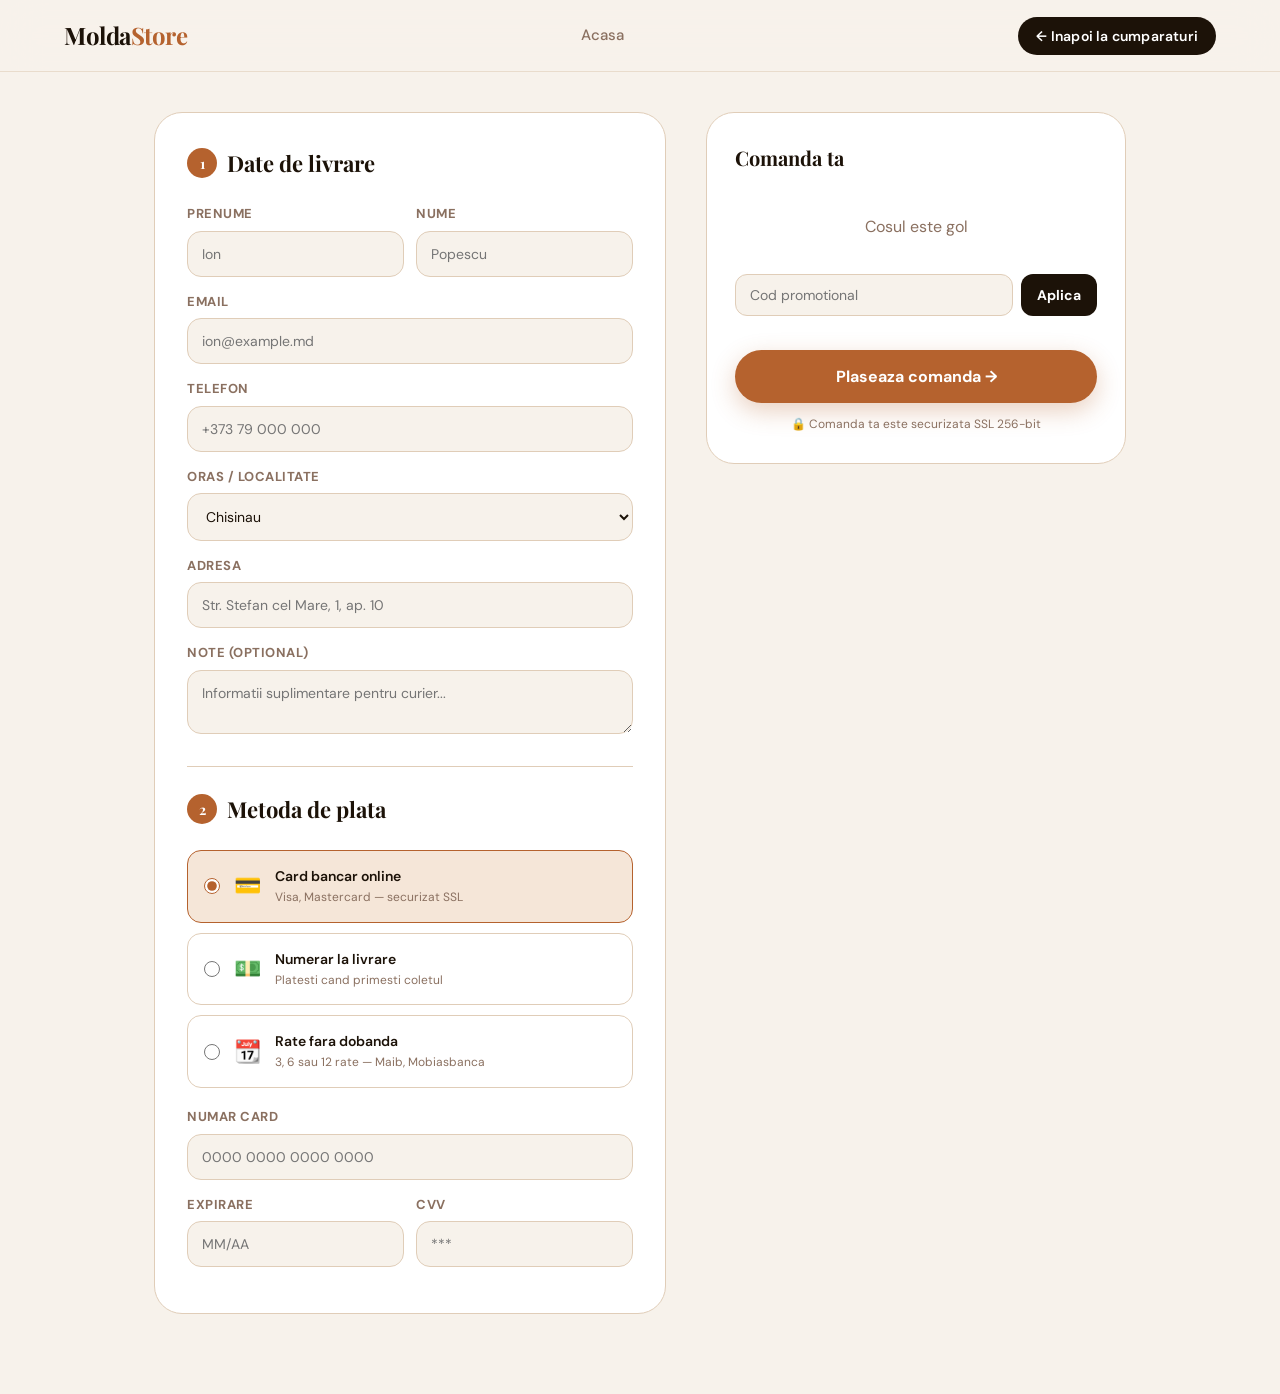
<file: checkout.html>
<!DOCTYPE html>
<html lang="ro">
<head>
  <meta charset="UTF-8"/>
  <meta name="viewport" content="width=device-width,initial-scale=1.0"/>
  <title>Checkout - MoldaStore</title>
  <link rel="preconnect" href="https://fonts.googleapis.com">
  <link rel="preconnect" href="https://fonts.gstatic.com" crossorigin>
  <link href="https://fonts.googleapis.com/css2?family=Playfair+Display:ital,wght@0,400;0,700;0,900;1,400;1,700&family=DM+Sans:wght@300;400;500;600;700&display=swap" rel="stylesheet">
  <link rel="stylesheet" href="./css/style.css"/>
  <style>
    .checkout-page { max-width: 1100px; margin: 40px auto 80px; padding: 0 5%; display: grid; grid-template-columns: 1fr 420px; gap: 40px; align-items: start; }
    .checkout-form-section { background: var(--white); border: 1px solid var(--line); border-radius: 28px; padding: 32px; }
    .checkout-title { font-family: var(--font-display); font-size: 22px; font-weight: 700; margin-bottom: 22px; display: flex; align-items: center; gap: 10px; }
    .checkout-step-num { width: 30px; height: 30px; background: var(--accent); color: white; border-radius: 50%; display: grid; place-items: center; font-size: 14px; font-weight: 700; flex-shrink: 0; }
    .form-row { display: grid; grid-template-columns: 1fr 1fr; gap: 12px; }
    .form-group { margin-bottom: 14px; }
    .form-group label { display: block; font-size: 13px; font-weight: 700; color: var(--muted); margin-bottom: 6px; text-transform: uppercase; letter-spacing: 0.5px; }
    .form-group input, .form-group select, .form-group textarea { width: 100%; padding: 13px 14px; border: 1.5px solid var(--line); border-radius: 14px; font-size: 14px; font-family: var(--font-body); background: var(--bg); outline: none; transition: border-color 0.2s; color: var(--text); }
    .form-group input:focus, .form-group select:focus, .form-group textarea:focus { border-color: var(--accent); background: var(--white); }
    .payment-options { display: flex; flex-direction: column; gap: 10px; margin-bottom: 18px; }
    .payment-option { display: flex; align-items: center; gap: 14px; padding: 14px 16px; border: 1.5px solid var(--line); border-radius: 14px; cursor: pointer; transition: 0.2s; }
    .payment-option.selected { border-color: var(--accent); background: var(--accent-soft); }
    .payment-option input[type=radio] { accent-color: var(--accent); width: 16px; height: 16px; }
    .payment-label { font-weight: 600; font-size: 14px; }
    .payment-sub { font-size: 12px; color: var(--muted); }
    .payment-icon { font-size: 22px; }
    .order-summary { background: var(--white); border: 1px solid var(--line); border-radius: 28px; padding: 28px; position: sticky; top: 88px; }
    .order-summary-title { font-family: var(--font-display); font-size: 20px; font-weight: 700; margin-bottom: 20px; }
    .order-item { display: flex; gap: 12px; padding: 12px 0; border-bottom: 1px solid var(--line); }
    .order-thumb { width: 60px; height: 60px; border-radius: 12px; background: var(--bg-2); object-fit: cover; flex-shrink: 0; }
    .order-thumb-grad { width: 60px; height: 60px; border-radius: 12px; flex-shrink: 0; }
    .order-item-name { font-weight: 700; font-size: 14px; margin-bottom: 2px; }
    .order-item-meta { font-size: 12px; color: var(--muted); }
    .order-item-price { font-weight: 700; color: var(--accent); font-size: 14px; margin-left: auto; white-space: nowrap; }
    .order-totals { margin-top: 16px; }
    .order-line { display: flex; justify-content: space-between; font-size: 14px; padding: 6px 0; }
    .order-line.total { font-weight: 700; font-size: 16px; border-top: 1.5px solid var(--line); margin-top: 8px; padding-top: 12px; }
    .order-line .free { color: var(--green); font-weight: 700; }
    .promo-row { display: flex; gap: 8px; margin: 14px 0; }
    .promo-input { flex: 1; border: 1.5px solid var(--line); border-radius: 12px; padding: 11px 14px; font-size: 14px; font-family: var(--font-body); outline: none; background: var(--bg); }
    .promo-input:focus { border-color: var(--accent); }
    .promo-apply { padding: 11px 16px; background: var(--text); color: white; border: none; border-radius: 12px; font-weight: 700; font-size: 14px; cursor: pointer; font-family: var(--font-body); transition: 0.2s; }
    .promo-apply:hover { background: var(--accent); }
    .btn-place-order { width: 100%; padding: 16px; background: var(--accent); color: white; border: none; border-radius: 999px; font-size: 16px; font-weight: 700; cursor: pointer; font-family: var(--font-body); margin-top: 18px; transition: 0.22s; box-shadow: 0 8px 24px rgba(181,98,46,0.3); }
    .btn-place-order:hover { background: var(--accent-dark); transform: translateY(-2px); }
    .security-note { text-align: center; font-size: 12px; color: var(--muted); margin-top: 12px; }
    .step-divider { border: none; border-top: 1px solid var(--line); margin: 24px 0; }
    .success-overlay { display: none; position: fixed; inset: 0; background: rgba(15,10,5,0.6); backdrop-filter: blur(8px); z-index: 9000; justify-content: center; align-items: center; }
    .success-overlay.active { display: flex; }
    .success-box { background: var(--white); border-radius: 32px; padding: 48px 40px; text-align: center; max-width: 460px; width: 90%; box-shadow: var(--shadow-xl); animation: slideUp 0.4s cubic-bezier(0.34,1.56,0.64,1); }
    @keyframes slideUp { from{opacity:0;transform:translateY(40px)} to{opacity:1;transform:translateY(0)} }
    .success-icon { font-size: 64px; margin-bottom: 20px; display: block; }
    .success-title { font-family: var(--font-display); font-size: 30px; font-weight: 700; margin-bottom: 10px; }
    .success-sub { color: var(--muted); font-size: 15px; line-height: 1.65; margin-bottom: 28px; }
    .success-order-num { background: var(--accent-soft); color: var(--accent-dark); border-radius: 12px; padding: 12px 20px; font-weight: 700; font-size: 16px; margin-bottom: 24px; display: inline-block; }
    @media(max-width:900px) { .checkout-page{grid-template-columns:1fr;} .order-summary{position:static;} .form-row{grid-template-columns:1fr;} }
  </style>
</head>
<body>
<div id="scroll-progress"></div>
<div class="toast" id="toast"><span class="toast-icon">✓</span><span id="toastMsg"></span></div>

<div class="success-overlay" id="successOverlay">
  <div class="success-box">
    <span class="success-icon">🎉</span>
    <h2 class="success-title">Comanda plasata!</h2>
    <p class="success-sub">Multumim pentru comanda ta! Vei primi un email de confirmare in cateva minute.</p>
    <div class="success-order-num" id="orderNum">Comanda #MS-2026-0001</div>
    <p style="color:var(--muted);font-size:13px;margin-bottom:24px;">Livrare estimata: <strong>24-48h</strong></p>
    <button class="btn-primary" onclick="window.location.href='index.html'" style="border:none;cursor:pointer;font-family:var(--font-body)">Inapoi la magazin</button>
  </div>
</div>

<nav id="mainNav">
  <a class="nav-logo" href="index.html">Molda<span style="color:var(--accent)">Store</span></a>
  <ul class="nav-links">
    <li><a href="index.html">Acasa</a></li>
  </ul>
  <div class="nav-actions">
    <button class="btn-cart-nav" onclick="window.location.href='index.html'">← Inapoi la cumparaturi</button>
  </div>
</nav>

<div class="checkout-page">
  <div>
    <div class="checkout-form-section">
      <div class="checkout-title"><span class="checkout-step-num">1</span> Date de livrare</div>
      <div class="form-row">
        <div class="form-group"><label>Prenume</label><input id="firstName" type="text" placeholder="Ion"/></div>
        <div class="form-group"><label>Nume</label><input id="lastName" type="text" placeholder="Popescu"/></div>
      </div>
      <div class="form-group"><label>Email</label><input id="email" type="email" placeholder="ion@example.md"/></div>
      <div class="form-group"><label>Telefon</label><input id="phone" type="tel" placeholder="+373 79 000 000"/></div>
      <div class="form-group"><label>Oras / Localitate</label>
        <select id="city">
          <option>Chisinau</option><option>Balti</option><option>Cahul</option>
          <option>Orhei</option><option>Soroca</option><option>Alta localitate</option>
        </select>
      </div>
      <div class="form-group"><label>Adresa</label><input id="address" type="text" placeholder="Str. Stefan cel Mare, 1, ap. 10"/></div>
      <div class="form-group"><label>Note (optional)</label><textarea id="notes" rows="2" placeholder="Informatii suplimentare pentru curier..."></textarea></div>

      <hr class="step-divider"/>
      <div class="checkout-title"><span class="checkout-step-num">2</span> Metoda de plata</div>
      <div class="payment-options">
        <label class="payment-option selected" onclick="selectPayment(this,'card')">
          <input type="radio" name="payment" value="card" checked/>
          <span class="payment-icon">💳</span>
          <div><div class="payment-label">Card bancar online</div><div class="payment-sub">Visa, Mastercard — securizat SSL</div></div>
        </label>
        <label class="payment-option" onclick="selectPayment(this,'cash')">
          <input type="radio" name="payment" value="cash"/>
          <span class="payment-icon">💵</span>
          <div><div class="payment-label">Numerar la livrare</div><div class="payment-sub">Platesti cand primesti coletul</div></div>
        </label>
        <label class="payment-option" onclick="selectPayment(this,'rate')">
          <input type="radio" name="payment" value="rate"/>
          <span class="payment-icon">📆</span>
          <div><div class="payment-label">Rate fara dobanda</div><div class="payment-sub">3, 6 sau 12 rate — Maib, Mobiasbanca</div></div>
        </label>
      </div>
      <div id="cardFields" style="display:block;">
        <div class="form-group"><label>Numar card</label><input type="text" placeholder="0000 0000 0000 0000" maxlength="19"/></div>
        <div class="form-row">
          <div class="form-group"><label>Expirare</label><input type="text" placeholder="MM/AA" maxlength="5"/></div>
          <div class="form-group"><label>CVV</label><input type="text" placeholder="***" maxlength="3"/></div>
        </div>
      </div>
    </div>
  </div>

  <div>
    <div class="order-summary">
      <div class="order-summary-title">Comanda ta</div>
      <div id="orderItems"></div>
      <div class="promo-row">
        <input class="promo-input" id="promoCode" type="text" placeholder="Cod promotional"/>
        <button class="promo-apply" onclick="applyPromo()">Aplica</button>
      </div>
      <div class="order-totals" id="orderTotals"></div>
      <button class="btn-place-order" onclick="placeOrder()">Plaseaza comanda →</button>
      <div class="security-note">🔒 Comanda ta este securizata SSL 256-bit</div>
    </div>
  </div>
</div>

<script src="./js/script.js"></script>
<script>
let selectedPayment = 'card';
let discount = 0;

function selectPayment(el, type) {
  selectedPayment = type;
  document.querySelectorAll('.payment-option').forEach(o=>o.classList.remove('selected'));
  el.classList.add('selected');
  document.getElementById('cardFields').style.display = type==='card' ? 'block' : 'none';
}

function renderOrderItems() {
  if(!cart.length) { document.getElementById('orderItems').innerHTML='<p style="color:var(--muted);text-align:center;padding:20px 0;">Cosul este gol</p>'; return; }
  document.getElementById('orderItems').innerHTML = cart.map(item=>`
    <div class="order-item">
      <div class="order-thumb-grad" style="background:${item.gradient}"></div>
      <div style="flex:1;">
        <div class="order-item-name">${item.name}</div>
        <div class="order-item-meta">${item.selectedSize||''} ${item.selectedColor||item.colors?.[0]||''}</div>
      </div>
      <div class="order-item-price">${item.price} MDL</div>
    </div>
  `).join('');

  const subtotal = cart.reduce((s,i)=>s+i.price, 0);
  const delivery = subtotal >= 500 ? 0 : 45;
  const discountAmt = Math.round(subtotal * discount);
  const total = subtotal - discountAmt + delivery;

  document.getElementById('orderTotals').innerHTML = `
    <div class="order-line"><span>Subtotal (${cart.length} produse)</span><span>${subtotal} MDL</span></div>
    ${discountAmt>0?`<div class="order-line"><span>Reducere cod promo</span><span style="color:var(--green)">-${discountAmt} MDL</span></div>`:''}
    <div class="order-line"><span>Livrare</span><span class="${delivery===0?'free':''}">${delivery===0?'Gratuita':delivery+' MDL'}</span></div>
    <div class="order-line total"><span>Total</span><span style="color:var(--accent)">${total} MDL</span></div>
  `;
}

function applyPromo() {
  const code = document.getElementById('promoCode').value.trim().toUpperCase();
  if(code === 'MOLDA10') { discount = 0.10; showToast('Cod aplicat: -10%!'); }
  else if(code === 'WELCOME') { discount = 0.15; showToast('Cod aplicat: -15%!'); }
  else { showToast('Cod promotional invalid'); return; }
  renderOrderItems();
}

function placeOrder() {
  const firstName = document.getElementById('firstName').value.trim();
  const phone = document.getElementById('phone').value.trim();
  const address = document.getElementById('address').value.trim();
  if(!firstName || !phone || !address) { showToast('Completeaza toate campurile obligatorii'); return; }
  if(!cart.length) { showToast('Cosul tau este gol'); return; }

  const orderNum = 'MS-2026-' + String(Math.floor(Math.random()*9000)+1000);
  document.getElementById('orderNum').textContent = 'Comanda #' + orderNum;

  const orders = JSON.parse(localStorage.getItem('orders')||'[]');
  orders.push({ id: orderNum, date: new Date().toLocaleDateString('ro-RO'), items: [...cart], total: cart.reduce((s,i)=>s+i.price,0), status: 'In procesare' });
  localStorage.setItem('orders', JSON.stringify(orders));

  cart = [];
  updateCart();

  document.getElementById('successOverlay').classList.add('active');
}

fetch('./produse.json').then(r=>r.json()).then(data=>{ products=data; renderOrderItems(); });
updateNavForUser();
</script>
</body>
</html>
</file>
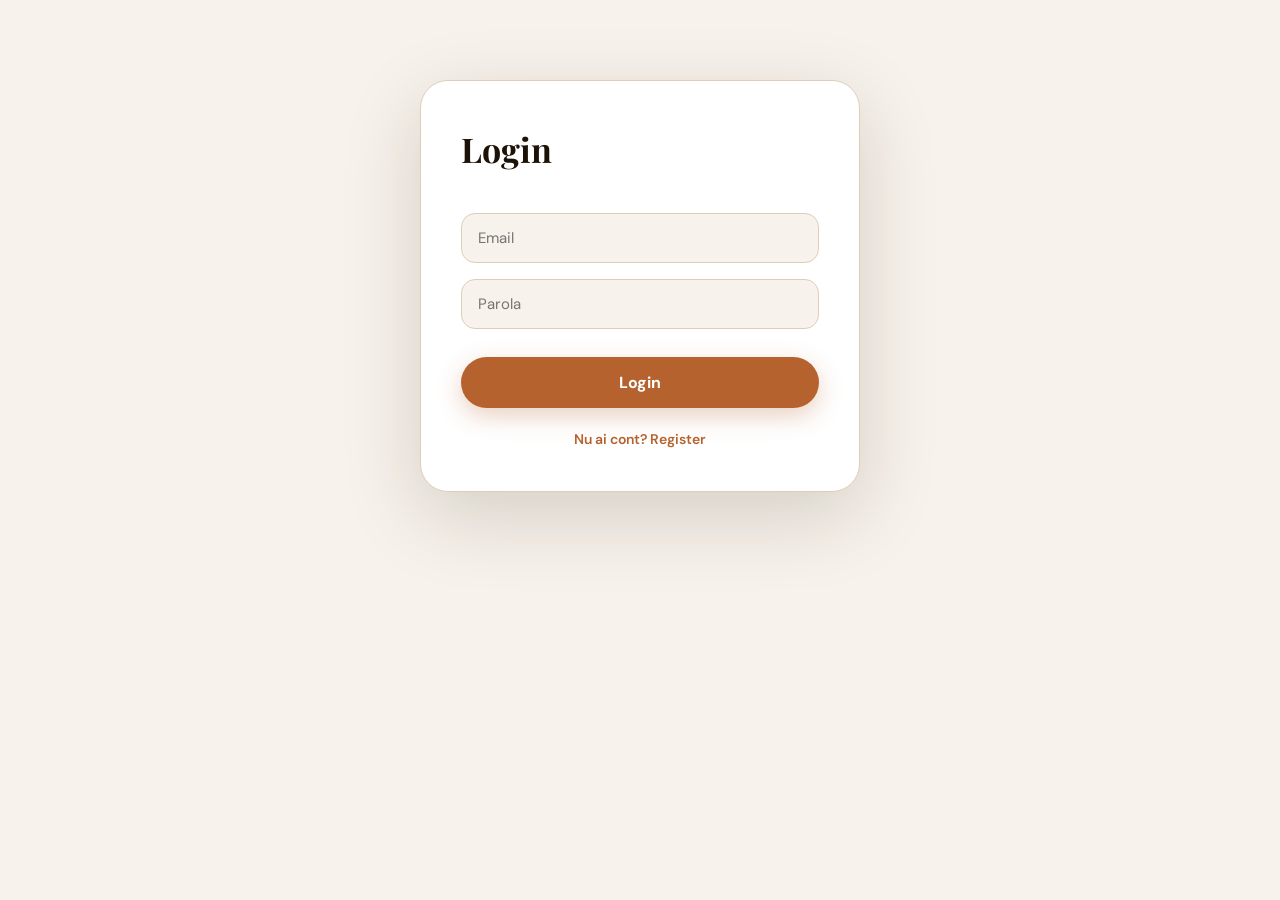
<file: cont.html>
<!DOCTYPE html>
<html lang="ro">
<head>
  <meta charset="UTF-8"/>
  <meta name="viewport" content="width=device-width,initial-scale=1.0"/>
  <title>Contul Meu - MoldaStore</title>
  <link rel="preconnect" href="https://fonts.googleapis.com">
  <link rel="preconnect" href="https://fonts.gstatic.com" crossorigin>
  <link href="https://fonts.googleapis.com/css2?family=Playfair+Display:ital,wght@0,400;0,700;0,900;1,400;1,700&family=DM+Sans:wght@300;400;500;600;700&display=swap" rel="stylesheet">
  <link rel="stylesheet" href="./css/style.css"/>
  <style>
    .account-page { max-width: 1100px; margin: 40px auto 80px; padding: 0 5%; display: grid; grid-template-columns: 280px 1fr; gap: 32px; align-items: start; }
    .account-sidebar { position: sticky; top: 88px; background: var(--white); border: 1px solid var(--line); border-radius: 24px; padding: 24px; }
    .account-avatar { width: 72px; height: 72px; border-radius: 50%; background: linear-gradient(135deg,var(--accent),var(--accent-dark)); color: white; display: grid; place-items: center; font-size: 24px; font-weight: 700; margin: 0 auto 14px; font-family: var(--font-display); }
    .account-name { text-align: center; font-family: var(--font-display); font-size: 20px; font-weight: 700; margin-bottom: 4px; }
    .account-email { text-align: center; color: var(--muted); font-size: 13px; margin-bottom: 20px; }
    .account-nav { list-style: none; }
    .account-nav li { margin-bottom: 4px; }
    .account-nav a { display: flex; align-items: center; gap: 10px; padding: 11px 14px; border-radius: 14px; text-decoration: none; color: var(--text); font-weight: 600; font-size: 14px; transition: 0.2s; }
    .account-nav a:hover { background: var(--bg); }
    .account-nav a.active { background: var(--accent-soft); color: var(--accent); }
    .account-nav .nav-icon { font-size: 16px; }
    .logout-btn { width: 100%; margin-top: 16px; padding: 11px; border: 1.5px solid var(--line); border-radius: 14px; background: transparent; color: var(--muted); font-weight: 600; font-size: 14px; cursor: pointer; font-family: var(--font-body); transition: 0.2s; }
    .logout-btn:hover { border-color: #e04040; color: #e04040; background: #fff5f5; }
    .account-content { }
    .account-section { background: var(--white); border: 1px solid var(--line); border-radius: 24px; padding: 28px; margin-bottom: 20px; display: none; }
    .account-section.active { display: block; }
    .account-section-title { font-family: var(--font-display); font-size: 22px; font-weight: 700; margin-bottom: 22px; }
    .stats-row { display: grid; grid-template-columns: repeat(3,1fr); gap: 14px; margin-bottom: 28px; }
    .stat-card { background: var(--bg); border-radius: 18px; padding: 18px; text-align: center; }
    .stat-num { font-family: var(--font-display); font-size: 28px; font-weight: 700; color: var(--accent); margin-bottom: 4px; }
    .stat-lbl { color: var(--muted); font-size: 13px; }
    .order-row { display: flex; justify-content: space-between; align-items: center; padding: 16px; background: var(--bg); border-radius: 16px; margin-bottom: 10px; gap: 12px; flex-wrap: wrap; }
    .order-id { font-weight: 700; font-size: 14px; font-family: var(--font-display); }
    .order-date { color: var(--muted); font-size: 13px; }
    .order-status { padding: 5px 12px; border-radius: 999px; font-size: 12px; font-weight: 700; }
    .status-procesare { background: #fff7e0; color: #9a6800; }
    .status-livrat { background: #e8f5e2; color: #2f7d57; }
    .order-total { font-weight: 700; color: var(--accent); font-size: 15px; }
    .form-group { margin-bottom: 16px; }
    .form-group label { display: block; font-size: 13px; font-weight: 700; color: var(--muted); margin-bottom: 6px; text-transform: uppercase; letter-spacing: 0.5px; }
    .form-group input { width: 100%; padding: 13px 14px; border: 1.5px solid var(--line); border-radius: 14px; font-size: 14px; font-family: var(--font-body); background: var(--bg); outline: none; color: var(--text); transition: border-color 0.2s; }
    .form-group input:focus { border-color: var(--accent); background: var(--white); }
    .form-row { display: grid; grid-template-columns: 1fr 1fr; gap: 12px; }
    .btn-save { padding: 13px 28px; background: var(--accent); color: white; border: none; border-radius: 999px; font-size: 14px; font-weight: 700; cursor: pointer; font-family: var(--font-body); transition: 0.22s; }
    .btn-save:hover { background: var(--accent-dark); }
    .fav-grid { display: grid; grid-template-columns: repeat(2,1fr); gap: 16px; }
    .empty-state { text-align: center; padding: 48px 20px; color: var(--muted); }
    .empty-icon { font-size: 40px; margin-bottom: 14px; }
    .empty-title { font-family: var(--font-display); font-size: 20px; font-weight: 700; color: var(--text); margin-bottom: 8px; }
    @media(max-width:860px){ .account-page{grid-template-columns:1fr;} .account-sidebar{position:static;} .stats-row{grid-template-columns:1fr 1fr;} .fav-grid{grid-template-columns:1fr;} .form-row{grid-template-columns:1fr;} }
  </style>
</head>
<body>
<div id="scroll-progress"></div>
<div class="toast" id="toast"><span class="toast-icon">✓</span><span id="toastMsg"></span></div>

<nav id="mainNav">
  <a class="nav-logo" href="index.html">Molda<span style="color:var(--accent)">Store</span></a>
  <ul class="nav-links">
    <li><a href="index.html#categories">Femei</a></li>
    <li><a href="index.html#categories">Barbati</a></li>
    <li><a href="index.html#products">Colectii</a></li>
  </ul>
  <div class="nav-actions">
    <button id="accountBtn" class="nav-icon-btn" style="font-size:13px;font-weight:600;width:auto;padding:0 14px;border-radius:999px;" onclick="window.location.href='cont.html'">👤</button>
    <button class="btn-cart-nav" onclick="window.location.href='index.html'">Cos <span class="cart-count" id="cartCount">0</span></button>
  </div>
</nav>

<div class="account-page">
  <div class="account-sidebar">
    <div class="account-avatar" id="sidebarAvatar">?</div>
    <div class="account-name" id="sidebarName">Contul meu</div>
    <div class="account-email" id="sidebarEmail"></div>
    <ul class="account-nav">
      <li><a href="#" class="active" onclick="showTab('dashboard',this)"><span class="nav-icon">🏠</span> Tablou de bord</a></li>
      <li><a href="#" onclick="showTab('orders',this)"><span class="nav-icon">📦</span> Comenzile mele</a></li>
      <li><a href="#" onclick="showTab('favorites',this)"><span class="nav-icon">❤️</span> Favorite</a></li>
      <li><a href="#" onclick="showTab('profile',this)"><span class="nav-icon">✏️</span> Editare profil</a></li>
      <li><a href="#" onclick="showTab('address',this)"><span class="nav-icon">📍</span> Adrese livrare</a></li>
    </ul>
    <button class="logout-btn" onclick="logout()">Deconectare</button>
  </div>

  <div class="account-content">
    <div class="account-section active" id="tab-dashboard">
      <div class="account-section-title">Bun venit inapoi!</div>
      <div class="stats-row">
        <div class="stat-card"><div class="stat-num" id="statOrders">0</div><div class="stat-lbl">Comenzi</div></div>
        <div class="stat-card"><div class="stat-num" id="statFavs">0</div><div class="stat-lbl">Favorite</div></div>
        <div class="stat-card"><div class="stat-num" id="statSpent">0</div><div class="stat-lbl">MDL cheltuiti</div></div>
      </div>
      <h3 style="font-family:var(--font-display);font-size:18px;font-weight:700;margin-bottom:14px;">Ultima comanda</h3>
      <div id="lastOrderWidget"></div>
    </div>

    <div class="account-section" id="tab-orders">
      <div class="account-section-title">Comenzile mele</div>
      <div id="ordersList"></div>
    </div>

    <div class="account-section" id="tab-favorites">
      <div class="account-section-title">Produse favorite</div>
      <div class="fav-grid" id="favGrid"></div>
    </div>

    <div class="account-section" id="tab-profile">
      <div class="account-section-title">Editare profil</div>
      <div class="form-row">
        <div class="form-group"><label>Prenume</label><input id="editPrenume" type="text"/></div>
        <div class="form-group"><label>Nume</label><input id="editNume" type="text"/></div>
      </div>
      <div class="form-group"><label>Email</label><input id="editEmail" type="email"/></div>
      <div class="form-group"><label>Telefon</label><input id="editTelefon" type="tel"/></div>
      <div class="form-group"><label>Parola noua (optional)</label><input id="editParola" type="password" placeholder="Lasa gol daca nu vrei sa schimbi"/></div>
      <button class="btn-save" onclick="saveProfile()">Salveaza modificarile</button>
    </div>

    <div class="account-section" id="tab-address">
      <div class="account-section-title">Adrese de livrare</div>
      <div class="form-group"><label>Oras</label><input id="addrCity" type="text" placeholder="Chisinau"/></div>
      <div class="form-group"><label>Adresa completa</label><input id="addrStreet" type="text" placeholder="Str. Stefan cel Mare, 1, ap. 10"/></div>
      <div class="form-group"><label>Cod postal (optional)</label><input id="addrZip" type="text" placeholder="MD-2001"/></div>
      <button class="btn-save" onclick="saveAddress()">Salveaza adresa</button>
    </div>
  </div>
</div>

<script src="./js/script.js"></script>
<script>
let currentUser = null;
let allProducts = [];

function showTab(tab, el) {
  document.querySelectorAll('.account-section').forEach(s=>s.classList.remove('active'));
  document.querySelectorAll('.account-nav a').forEach(a=>a.classList.remove('active'));
  document.getElementById('tab-'+tab).classList.add('active');
  if(el) el.classList.add('active');
}

function logout() {
  if(confirm('Esti sigur ca vrei sa te deconectezi?')) {
    localStorage.removeItem('loggedUser');
    window.location.href = 'index.html';
  }
}

function saveProfile() {
  const user = JSON.parse(localStorage.getItem('loggedUser'));
  user.prenume = document.getElementById('editPrenume').value;
  user.nume = document.getElementById('editNume').value;
  user.email = document.getElementById('editEmail').value;
  user.telefon = document.getElementById('editTelefon').value;
  const newPass = document.getElementById('editParola').value;
  if(newPass) user.parola = newPass;
  localStorage.setItem('loggedUser', JSON.stringify(user));
  const users = JSON.parse(localStorage.getItem('users')||'[]');
  const idx = users.findIndex(u=>u.email===user.email);
  if(idx>-1) { users[idx] = user; localStorage.setItem('users', JSON.stringify(users)); }
  showToast('Profil actualizat cu succes!');
  loadAccount();
}

function saveAddress() {
  const addr = { city: document.getElementById('addrCity').value, street: document.getElementById('addrStreet').value, zip: document.getElementById('addrZip').value };
  const user = JSON.parse(localStorage.getItem('loggedUser'));
  user.address = addr;
  localStorage.setItem('loggedUser', JSON.stringify(user));
  showToast('Adresa salvata!');
}

function loadAccount() {
  currentUser = JSON.parse(localStorage.getItem('loggedUser'));
  if(!currentUser) { window.location.href = 'login.html'; return; }

  const initials = ((currentUser.prenume||'?')[0] + (currentUser.nume||'')[0]).toUpperCase();
  document.getElementById('sidebarAvatar').textContent = initials;
  document.getElementById('sidebarName').textContent = (currentUser.prenume||'') + ' ' + (currentUser.nume||'');
  document.getElementById('sidebarEmail').textContent = currentUser.email;

  document.getElementById('editPrenume').value = currentUser.prenume||'';
  document.getElementById('editNume').value = currentUser.nume||'';
  document.getElementById('editEmail').value = currentUser.email||'';
  document.getElementById('editTelefon').value = currentUser.telefon||'';
  if(currentUser.address) {
    document.getElementById('addrCity').value = currentUser.address.city||'';
    document.getElementById('addrStreet').value = currentUser.address.street||'';
    document.getElementById('addrZip').value = currentUser.address.zip||'';
  }

  const orders = JSON.parse(localStorage.getItem('orders')||'[]');
  const favs = JSON.parse(localStorage.getItem('favorites')||'[]');
  const totalSpent = orders.reduce((s,o)=>s+(o.total||0),0);

  document.getElementById('statOrders').textContent = orders.length;
  document.getElementById('statFavs').textContent = favs.length;
  document.getElementById('statSpent').textContent = totalSpent;

  if(orders.length) {
    const last = orders[orders.length-1];
    document.getElementById('lastOrderWidget').innerHTML = `
      <div class="order-row">
        <div><div class="order-id">#${last.id}</div><div class="order-date">${last.date}</div></div>
        <span class="order-status status-procesare">${last.status}</span>
        <div class="order-total">${last.total} MDL</div>
      </div>`;
  } else {
    document.getElementById('lastOrderWidget').innerHTML = '<div class="empty-state"><div class="empty-icon">📦</div><div class="empty-title">Nicio comanda inca</div><p>Exploreaza colectia noastra!</p></div>';
  }

  document.getElementById('ordersList').innerHTML = orders.length ? orders.slice().reverse().map(o=>`
    <div class="order-row">
      <div><div class="order-id">#${o.id}</div><div class="order-date">${o.date} · ${o.items?.length||0} produse</div></div>
      <span class="order-status ${o.status==='Livrat'?'status-livrat':'status-procesare'}">${o.status}</span>
      <div class="order-total">${o.total} MDL</div>
    </div>`).join('') :
    '<div class="empty-state"><div class="empty-icon">📦</div><div class="empty-title">Nicio comanda inca</div></div>';

  fetch('./produse.json').then(r=>r.json()).then(data=>{
    allProducts = data;
    const favProds = data.filter(p=>favs.includes(p.id));
    document.getElementById('favGrid').innerHTML = favProds.length ? favProds.map(p=>`
      <article class="product-card">
        <div class="product-image" style="height:200px;">
          <img src="${p.image}" class="prod-img" alt="${p.name}"/>
          <span class="product-badge">${p.badge}</span>
        </div>
        <div class="product-content">
          <div class="product-top"><h3 class="product-name">${p.name}</h3><div class="product-price">${p.price} MDL</div></div>
          <div class="product-actions">
            <button class="btn-buy" onclick="window.location.href='produs.html?id=${p.id}'">Vezi produs</button>
          </div>
        </div>
      </article>`).join('') :
      '<div class="empty-state" style="grid-column:1/-1"><div class="empty-icon">❤️</div><div class="empty-title">Niciun favorit inca</div><p>Apasa inima de pe un produs pentru a-l salva.</p></div>';
  });
}

loadAccount();
updateNavForUser();
</script>
</body>
</html>
</file>
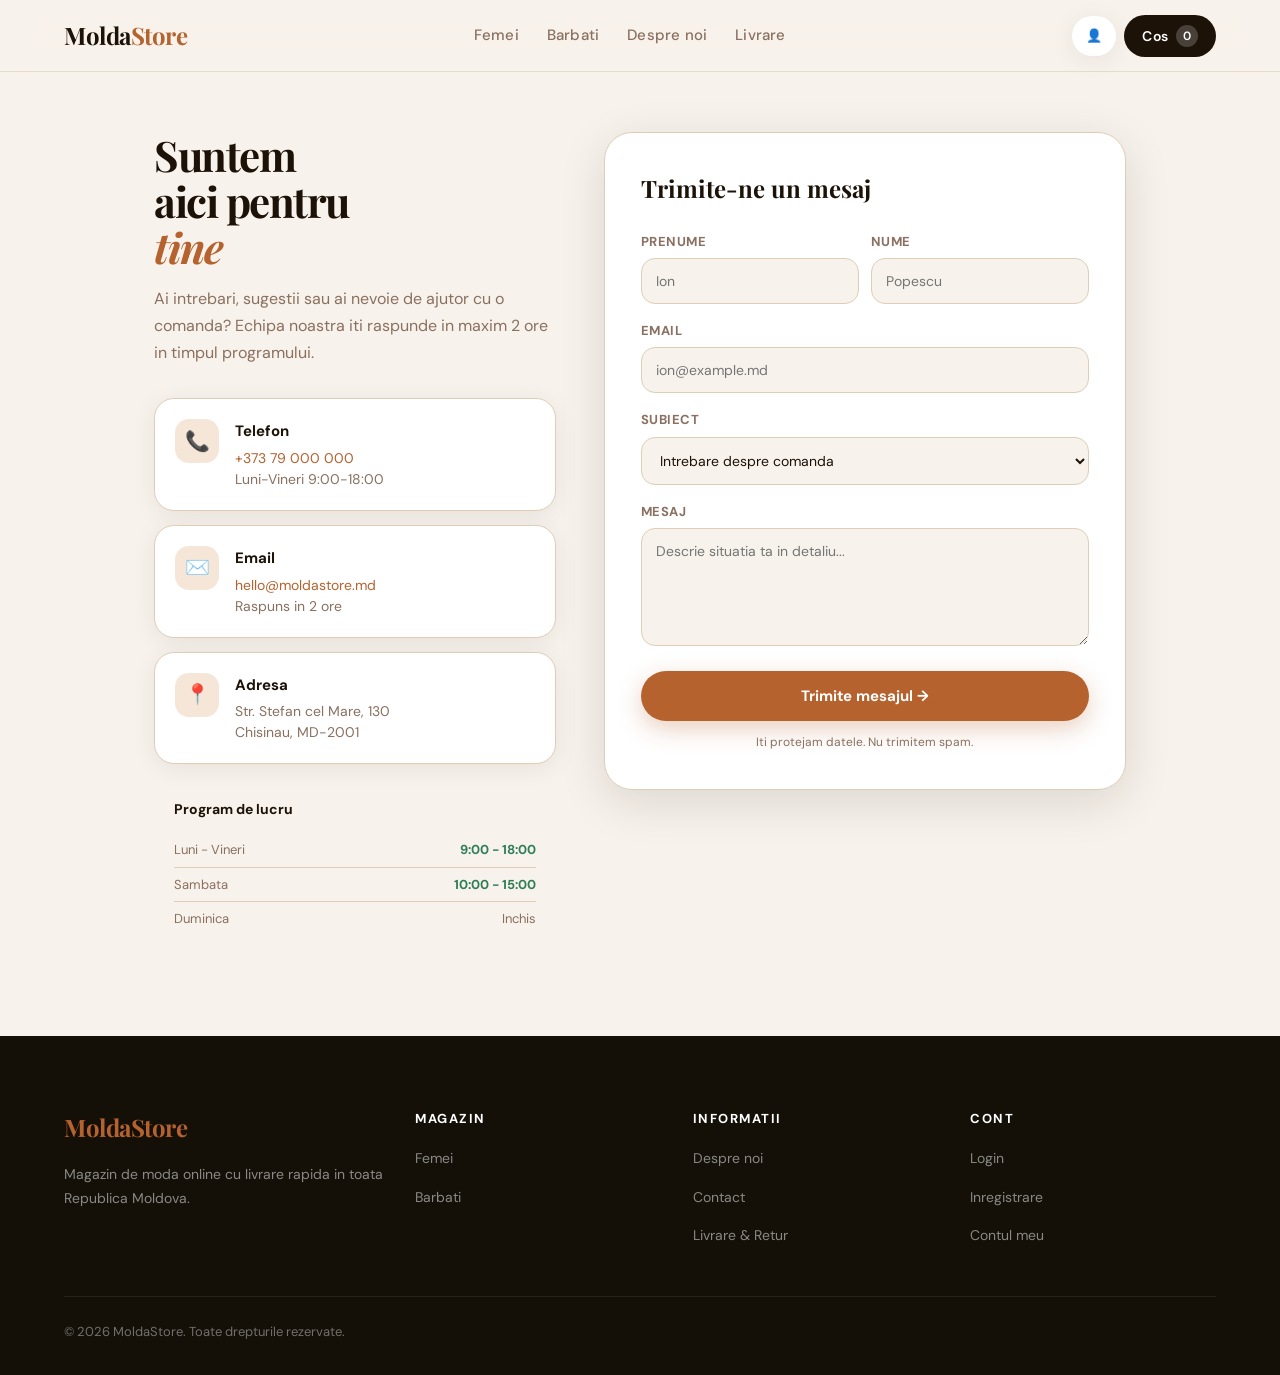
<file: contact.html>
<!DOCTYPE html>
<html lang="ro">
<head>
  <meta charset="UTF-8"/><meta name="viewport" content="width=device-width,initial-scale=1.0"/>
  <title>Contact - MoldaStore</title>
  <link rel="preconnect" href="https://fonts.googleapis.com">
  <link rel="preconnect" href="https://fonts.gstatic.com" crossorigin>
  <link href="https://fonts.googleapis.com/css2?family=Playfair+Display:ital,wght@0,400;0,700;0,900;1,400;1,700&family=DM+Sans:wght@300;400;500;600;700&display=swap" rel="stylesheet">
  <link rel="stylesheet" href="./css/style.css"/>
  <style>
    .contact-page { max-width: 1100px; margin: 60px auto 80px; padding: 0 5%; display: grid; grid-template-columns: 1fr 1.3fr; gap: 48px; align-items: start; }
    .contact-info-title { font-family: var(--font-display); font-size: 42px; font-weight: 700; letter-spacing: -1.5px; line-height: 1.1; margin-bottom: 14px; }
    .contact-info-sub { color: var(--muted); font-size: 16px; line-height: 1.7; margin-bottom: 32px; }
    .contact-cards { display: flex; flex-direction: column; gap: 14px; }
    .contact-card { display: flex; gap: 16px; align-items: flex-start; background: var(--white); border: 1px solid var(--line); border-radius: 20px; padding: 20px; box-shadow: var(--shadow); }
    .contact-card-icon { width: 44px; height: 44px; background: var(--accent-soft); border-radius: 14px; display: grid; place-items: center; font-size: 20px; flex-shrink: 0; }
    .contact-card-title { font-weight: 700; font-size: 15px; margin-bottom: 4px; }
    .contact-card-val { color: var(--muted); font-size: 14px; line-height: 1.5; }
    .contact-card-val a { color: var(--accent); text-decoration: none; }
    .contact-hours { background: var(--bg); border-radius: 20px; padding: 20px; margin-top: 14px; }
    .hours-title { font-weight: 700; font-size: 14px; margin-bottom: 12px; }
    .hours-row { display: flex; justify-content: space-between; font-size: 13px; padding: 6px 0; border-bottom: 1px solid var(--line); color: var(--muted); }
    .hours-row:last-child { border: none; }
    .hours-open { color: var(--green); font-weight: 700; }
    .contact-form-box { background: var(--white); border: 1px solid var(--line); border-radius: 28px; padding: 36px; box-shadow: var(--shadow-lg); }
    .contact-form-title { font-family: var(--font-display); font-size: 24px; font-weight: 700; margin-bottom: 22px; }
    .form-group { margin-bottom: 16px; }
    .form-group label { display: block; font-size: 13px; font-weight: 700; color: var(--muted); margin-bottom: 6px; text-transform: uppercase; letter-spacing: 0.5px; }
    .form-group input, .form-group select, .form-group textarea { width: 100%; padding: 13px 14px; border: 1.5px solid var(--line); border-radius: 14px; font-size: 14px; font-family: var(--font-body); background: var(--bg); outline: none; color: var(--text); transition: border-color 0.2s; resize: vertical; }
    .form-group input:focus, .form-group select:focus, .form-group textarea:focus { border-color: var(--accent); background: var(--white); }
    .form-row { display: grid; grid-template-columns: 1fr 1fr; gap: 12px; }
    .btn-send { width: 100%; padding: 15px; background: var(--accent); color: white; border: none; border-radius: 999px; font-size: 15px; font-weight: 700; cursor: pointer; font-family: var(--font-body); transition: 0.22s; box-shadow: 0 8px 24px rgba(181,98,46,0.3); }
    .btn-send:hover { background: var(--accent-dark); transform: translateY(-2px); }
    @media(max-width:860px){ .contact-page{grid-template-columns:1fr;} .form-row{grid-template-columns:1fr;} }
  </style>
</head>
<body>
<div id="scroll-progress"></div>
<div class="toast" id="toast"><span class="toast-icon">✓</span><span id="toastMsg"></span></div>

<nav id="mainNav">
  <a class="nav-logo" href="index.html">Molda<span style="color:var(--accent)">Store</span></a>
  <ul class="nav-links">
    <li><a href="index.html#categories">Femei</a></li>
    <li><a href="index.html#categories">Barbati</a></li>
    <li><a href="despre.html">Despre noi</a></li>
    <li><a href="livrare.html">Livrare</a></li>
  </ul>
  <div class="nav-actions">
    <button id="accountBtn" class="nav-icon-btn" style="font-size:13px;font-weight:600;width:auto;padding:0 14px;border-radius:999px;" onclick="window.location.href='login.html'">👤</button>
    <button class="btn-cart-nav" onclick="window.location.href='index.html'">Cos <span class="cart-count" id="cartCount">0</span></button>
  </div>
</nav>

<div class="contact-page">
  <div>
    <h1 class="contact-info-title">Suntem<br/>aici pentru<br/><em style="font-style:italic;color:var(--accent)">tine</em></h1>
    <p class="contact-info-sub">Ai intrebari, sugestii sau ai nevoie de ajutor cu o comanda? Echipa noastra iti raspunde in maxim 2 ore in timpul programului.</p>

    <div class="contact-cards">
      <div class="contact-card"><div class="contact-card-icon">📞</div><div><div class="contact-card-title">Telefon</div><div class="contact-card-val"><a href="tel:+37379000000">+373 79 000 000</a><br/>Luni-Vineri 9:00-18:00</div></div></div>
      <div class="contact-card"><div class="contact-card-icon">✉️</div><div><div class="contact-card-title">Email</div><div class="contact-card-val"><a href="mailto:hello@moldastore.md">hello@moldastore.md</a><br/>Raspuns in 2 ore</div></div></div>
      <div class="contact-card"><div class="contact-card-icon">📍</div><div><div class="contact-card-title">Adresa</div><div class="contact-card-val">Str. Stefan cel Mare, 130<br/>Chisinau, MD-2001</div></div></div>
    </div>

    <div class="contact-hours">
      <div class="hours-title">Program de lucru</div>
      <div class="hours-row"><span>Luni - Vineri</span><span class="hours-open">9:00 - 18:00</span></div>
      <div class="hours-row"><span>Sambata</span><span class="hours-open">10:00 - 15:00</span></div>
      <div class="hours-row"><span>Duminica</span><span style="color:var(--muted)">Inchis</span></div>
    </div>
  </div>

  <div class="contact-form-box">
    <div class="contact-form-title">Trimite-ne un mesaj</div>
    <div class="form-row">
      <div class="form-group"><label>Prenume</label><input id="cFirstName" type="text" placeholder="Ion"/></div>
      <div class="form-group"><label>Nume</label><input id="cLastName" type="text" placeholder="Popescu"/></div>
    </div>
    <div class="form-group"><label>Email</label><input id="cEmail" type="email" placeholder="ion@example.md"/></div>
    <div class="form-group"><label>Subiect</label>
      <select id="cSubject">
        <option>Intrebare despre comanda</option>
        <option>Retur sau schimb</option>
        <option>Problema cu livrarea</option>
        <option>Intrebare despre un produs</option>
        <option>Altele</option>
      </select>
    </div>
    <div class="form-group"><label>Mesaj</label><textarea id="cMessage" rows="5" placeholder="Descrie situatia ta in detaliu..."></textarea></div>
    <button class="btn-send" onclick="sendContact()">Trimite mesajul →</button>
    <p style="font-size:12px;color:var(--muted);text-align:center;margin-top:12px;">Iti protejam datele. Nu trimitem spam.</p>
  </div>
</div>

<footer>
  <div class="footer-grid">
    <div><a class="footer-logo" href="index.html"><span>MoldaStore</span></a><p class="footer-desc">Magazin de moda online cu livrare rapida in toata Republica Moldova.</p></div>
    <div class="footer-col"><h4>Magazin</h4><ul><li><a href="index.html#categories">Femei</a></li><li><a href="index.html#categories">Barbati</a></li></ul></div>
    <div class="footer-col"><h4>Informatii</h4><ul><li><a href="despre.html">Despre noi</a></li><li><a href="contact.html">Contact</a></li><li><a href="livrare.html">Livrare & Retur</a></li></ul></div>
    <div class="footer-col"><h4>Cont</h4><ul><li><a href="login.html">Login</a></li><li><a href="register.html">Inregistrare</a></li><li><a href="cont.html">Contul meu</a></li></ul></div>
  </div>
  <div class="footer-bottom"><p>© 2026 MoldaStore. Toate drepturile rezervate.</p></div>
</footer>

<script src="./js/script.js"></script>
<script>
function sendContact() {
  const name = document.getElementById('cFirstName').value.trim();
  const email = document.getElementById('cEmail').value.trim();
  const msg = document.getElementById('cMessage').value.trim();
  if(!name || !email || !msg) { showToast('Completeaza toate campurile'); return; }
  if(!email.includes('@')) { showToast('Email invalid'); return; }
  showToast('Mesaj trimis! Te contactam in curand.');
  document.getElementById('cFirstName').value=''; document.getElementById('cLastName').value='';
  document.getElementById('cEmail').value=''; document.getElementById('cMessage').value='';
}
updateNavForUser(); updateCart();
</script>
</body>
</html>
</file>
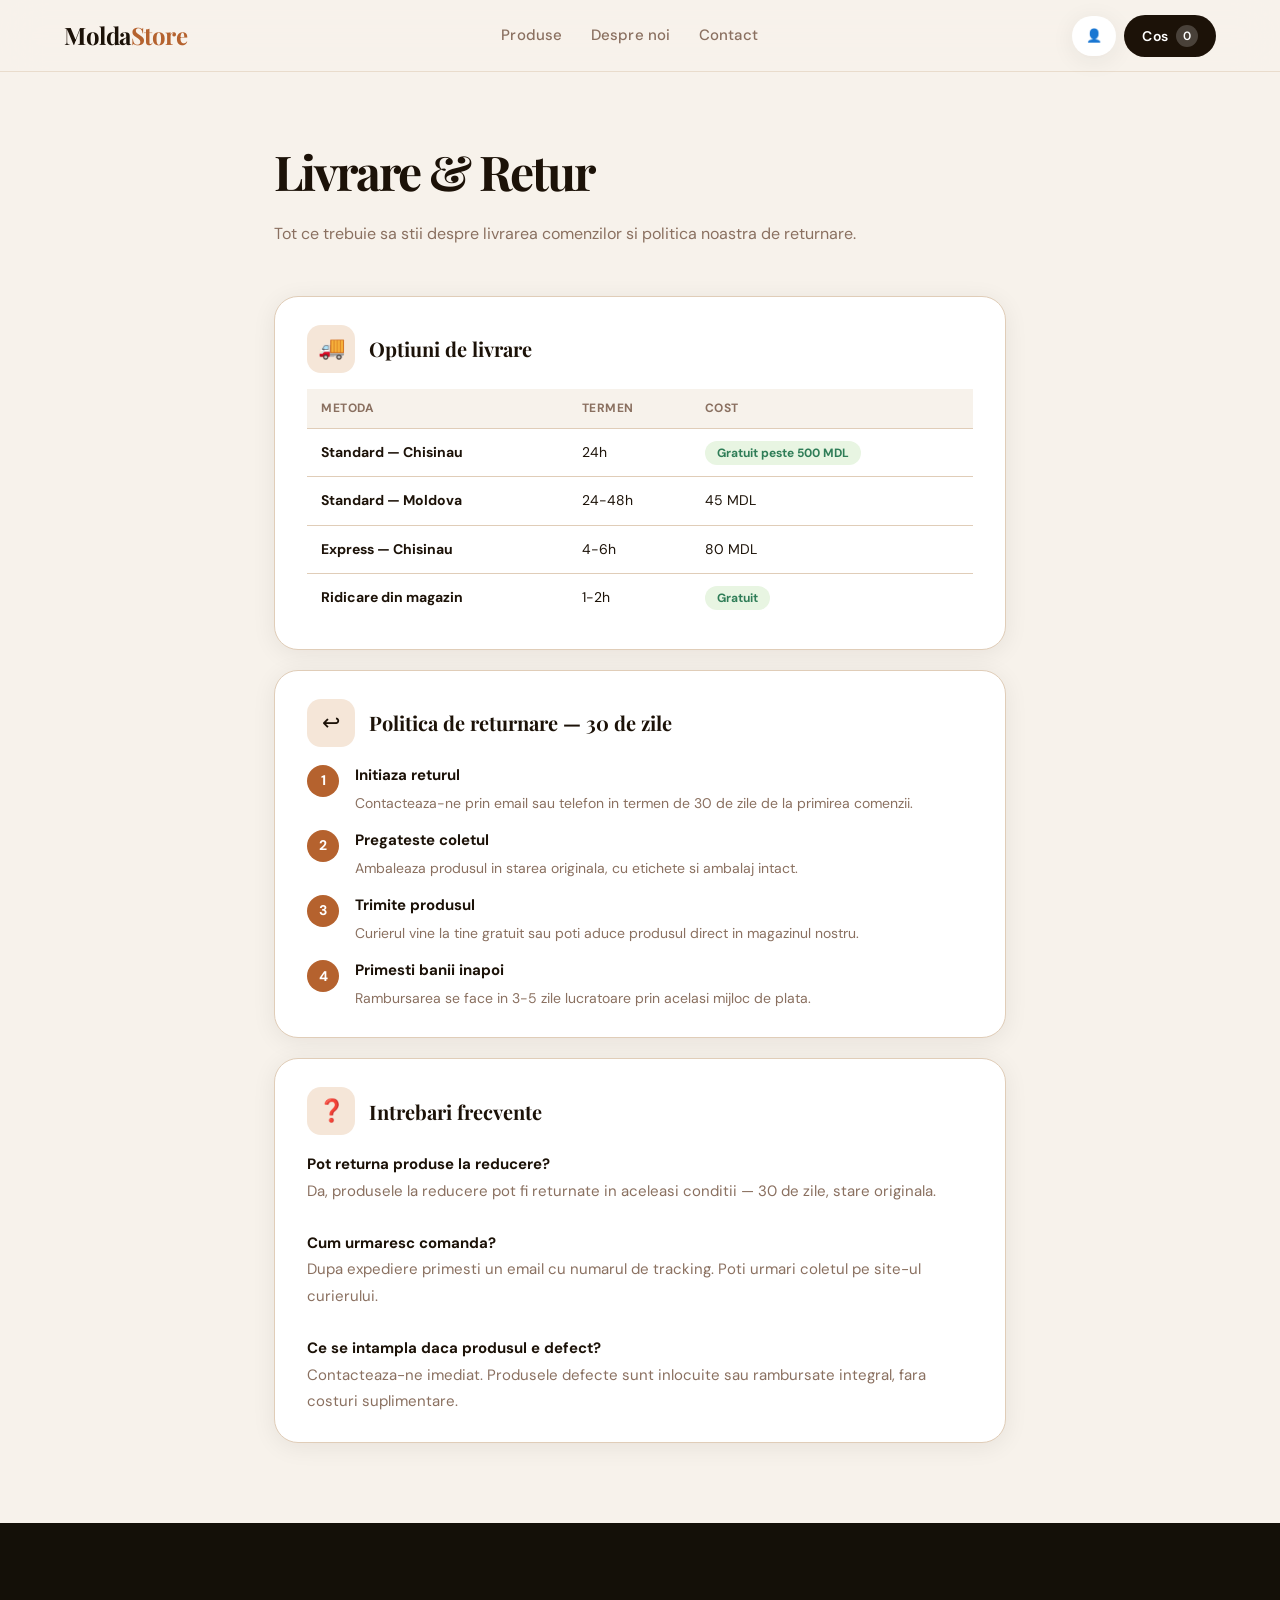
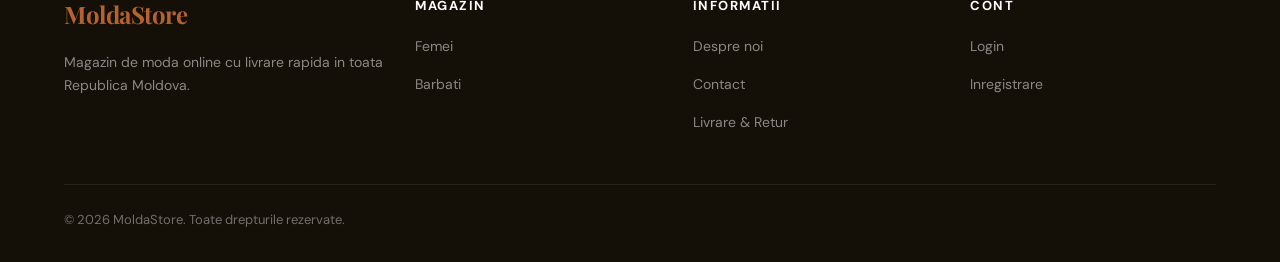
<file: livrare.html>
<!DOCTYPE html>
<html lang="ro">
<head>
  <meta charset="UTF-8"/><meta name="viewport" content="width=device-width,initial-scale=1.0"/>
  <title>Livrare & Retur - MoldaStore</title>
  <link rel="preconnect" href="https://fonts.googleapis.com">
  <link rel="preconnect" href="https://fonts.gstatic.com" crossorigin>
  <link href="https://fonts.googleapis.com/css2?family=Playfair+Display:ital,wght@0,400;0,700;0,900;1,400;1,700&family=DM+Sans:wght@300;400;500;600;700&display=swap" rel="stylesheet">
  <link rel="stylesheet" href="./css/style.css"/>
  <style>
    .info-page { max-width: 860px; margin: 60px auto 80px; padding: 0 5%; }
    .info-title { font-family: var(--font-display); font-size: 48px; font-weight: 700; letter-spacing: -2px; margin-bottom: 10px; }
    .info-sub { color: var(--muted); font-size: 16px; margin-bottom: 48px; }
    .info-card { background: var(--white); border: 1px solid var(--line); border-radius: 24px; padding: 28px 32px; margin-bottom: 20px; box-shadow: var(--shadow); }
    .info-card-header { display: flex; align-items: center; gap: 14px; margin-bottom: 16px; }
    .info-card-icon { width: 48px; height: 48px; background: var(--accent-soft); border-radius: 14px; display: grid; place-items: center; font-size: 22px; flex-shrink: 0; }
    .info-card-title { font-family: var(--font-display); font-size: 20px; font-weight: 700; }
    .info-table { width: 100%; border-collapse: collapse; font-size: 14px; }
    .info-table th { text-align: left; padding: 10px 14px; background: var(--bg); color: var(--muted); font-weight: 700; font-size: 12px; text-transform: uppercase; letter-spacing: 0.5px; }
    .info-table td { padding: 12px 14px; border-top: 1px solid var(--line); }
    .info-table tr:first-child td { border: none; }
    .tag-green { background: #e8f5e2; color: #2f7d57; border-radius: 999px; padding: 4px 12px; font-size: 12px; font-weight: 700; }
    .steps-list { display: flex; flex-direction: column; gap: 14px; }
    .step-item { display: flex; gap: 16px; align-items: flex-start; }
    .step-num { width: 32px; height: 32px; border-radius: 50%; background: var(--accent); color: white; display: grid; place-items: center; font-weight: 700; font-size: 14px; flex-shrink: 0; margin-top: 2px; }
    .step-title { font-weight: 700; font-size: 15px; margin-bottom: 4px; }
    .step-text { color: var(--muted); font-size: 14px; line-height: 1.6; }
    .info-text { color: var(--muted); font-size: 15px; line-height: 1.75; }
    .info-text strong { color: var(--text); }
  </style>
</head>
<body>
<div id="scroll-progress"></div>
<nav id="mainNav">
  <a class="nav-logo" href="index.html">Molda<span style="color:var(--accent)">Store</span></a>
  <ul class="nav-links">
    <li><a href="index.html#products">Produse</a></li>
    <li><a href="despre.html">Despre noi</a></li>
    <li><a href="contact.html">Contact</a></li>
  </ul>
  <div class="nav-actions">
    <button id="accountBtn" class="nav-icon-btn" style="font-size:13px;font-weight:600;width:auto;padding:0 14px;border-radius:999px;" onclick="window.location.href='login.html'">👤</button>
    <button class="btn-cart-nav" onclick="window.location.href='index.html'">Cos <span class="cart-count" id="cartCount">0</span></button>
  </div>
</nav>

<div class="info-page">
  <h1 class="info-title">Livrare & Retur</h1>
  <p class="info-sub">Tot ce trebuie sa stii despre livrarea comenzilor si politica noastra de returnare.</p>

  <div class="info-card reveal">
    <div class="info-card-header"><div class="info-card-icon">🚚</div><div class="info-card-title">Optiuni de livrare</div></div>
    <table class="info-table">
      <tr><th>Metoda</th><th>Termen</th><th>Cost</th></tr>
      <tr><td><strong>Standard — Chisinau</strong></td><td>24h</td><td><span class="tag-green">Gratuit peste 500 MDL</span></td></tr>
      <tr><td><strong>Standard — Moldova</strong></td><td>24-48h</td><td>45 MDL</td></tr>
      <tr><td><strong>Express — Chisinau</strong></td><td>4-6h</td><td>80 MDL</td></tr>
      <tr><td><strong>Ridicare din magazin</strong></td><td>1-2h</td><td><span class="tag-green">Gratuit</span></td></tr>
    </table>
  </div>

  <div class="info-card reveal">
    <div class="info-card-header"><div class="info-card-icon">↩</div><div class="info-card-title">Politica de returnare — 30 de zile</div></div>
    <div class="steps-list">
      <div class="step-item"><div class="step-num">1</div><div><div class="step-title">Initiaza returul</div><div class="step-text">Contacteaza-ne prin email sau telefon in termen de 30 de zile de la primirea comenzii.</div></div></div>
      <div class="step-item"><div class="step-num">2</div><div><div class="step-title">Pregateste coletul</div><div class="step-text">Ambaleaza produsul in starea originala, cu etichete si ambalaj intact.</div></div></div>
      <div class="step-item"><div class="step-num">3</div><div><div class="step-title">Trimite produsul</div><div class="step-text">Curierul vine la tine gratuit sau poti aduce produsul direct in magazinul nostru.</div></div></div>
      <div class="step-item"><div class="step-num">4</div><div><div class="step-title">Primesti banii inapoi</div><div class="step-text">Rambursarea se face in 3-5 zile lucratoare prin acelasi mijloc de plata.</div></div></div>
    </div>
  </div>

  <div class="info-card reveal">
    <div class="info-card-header"><div class="info-card-icon">❓</div><div class="info-card-title">Intrebari frecvente</div></div>
    <p class="info-text"><strong>Pot returna produse la reducere?</strong><br/>Da, produsele la reducere pot fi returnate in aceleasi conditii — 30 de zile, stare originala.</p>
    <br/>
    <p class="info-text"><strong>Cum urmaresc comanda?</strong><br/>Dupa expediere primesti un email cu numarul de tracking. Poti urmari coletul pe site-ul curierului.</p>
    <br/>
    <p class="info-text"><strong>Ce se intampla daca produsul e defect?</strong><br/>Contacteaza-ne imediat. Produsele defecte sunt inlocuite sau rambursate integral, fara costuri suplimentare.</p>
  </div>
</div>

<footer>
  <div class="footer-grid">
    <div><a class="footer-logo" href="index.html"><span>MoldaStore</span></a><p class="footer-desc">Magazin de moda online cu livrare rapida in toata Republica Moldova.</p></div>
    <div class="footer-col"><h4>Magazin</h4><ul><li><a href="index.html#categories">Femei</a></li><li><a href="index.html#categories">Barbati</a></li></ul></div>
    <div class="footer-col"><h4>Informatii</h4><ul><li><a href="despre.html">Despre noi</a></li><li><a href="contact.html">Contact</a></li><li><a href="livrare.html">Livrare & Retur</a></li></ul></div>
    <div class="footer-col"><h4>Cont</h4><ul><li><a href="login.html">Login</a></li><li><a href="register.html">Inregistrare</a></li></ul></div>
  </div>
  <div class="footer-bottom"><p>© 2026 MoldaStore. Toate drepturile rezervate.</p></div>
</footer>
<script src="./js/script.js"></script>
<script>updateNavForUser(); updateCart();</script>
</body>
</html>
</file>
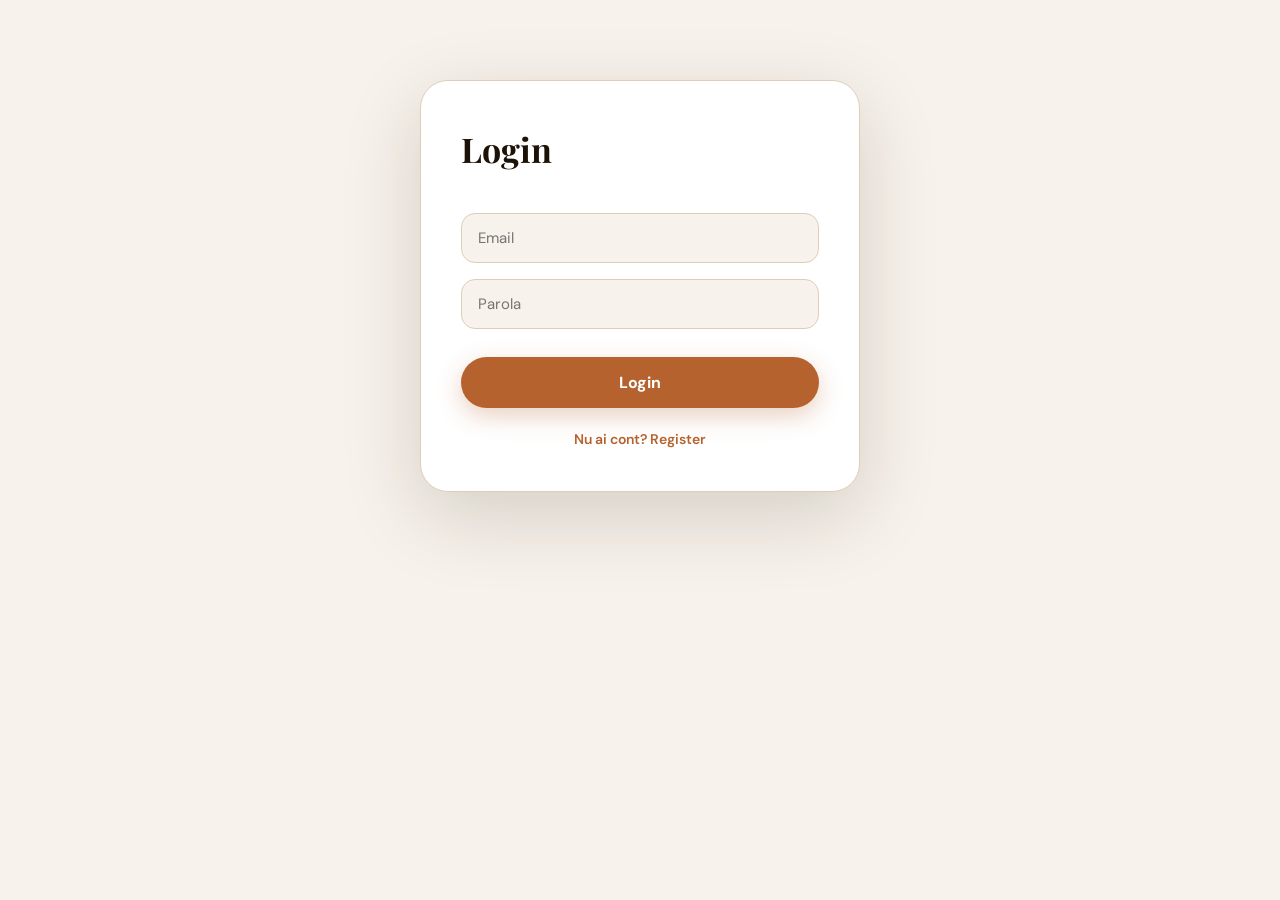
<file: login.html>
<!DOCTYPE html>
<html lang="ro">
<head>
  <meta charset="UTF-8">
  <title>Login - MoldaStore</title>
  <link rel="stylesheet" href="./css/style.css">
</head>
<body>

<div class="form-box">
  <h1>Login</h1>

  <input type="email" id="loginEmail" placeholder="Email">
  <input type="password" id="loginParola" placeholder="Parola">

  <button id="loginBtn">Login</button>

  <p id="loginMsg"></p>

  <a href="register.html">Nu ai cont? Register</a>
</div>

<script src="./js/script.js"></script>
</body>
</html>
</file>
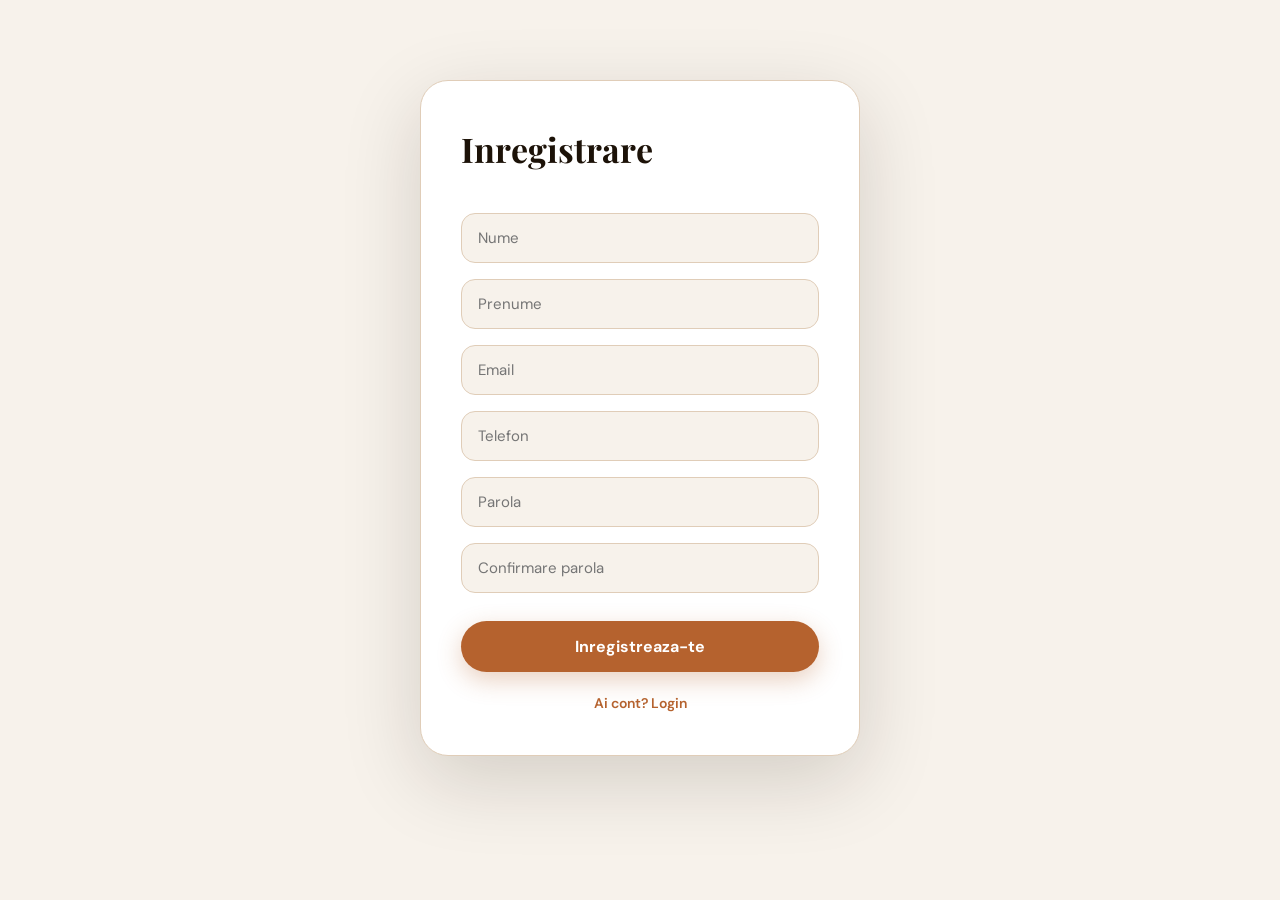
<file: register.html>
<!DOCTYPE html>
<html lang="ro">
<head>
  <meta charset="UTF-8">
  <title>Register - MoldaStore</title>
  <link rel="stylesheet" href="./css/style.css">
</head>
<body>

<div class="form-box">
  <h1>Inregistrare</h1>

  <input type="text" id="nume" placeholder="Nume">
  <input type="text" id="prenume" placeholder="Prenume">
  <input type="email" id="email" placeholder="Email">
  <input type="text" id="telefon" placeholder="Telefon">
  <input type="password" id="parola" placeholder="Parola">
  <input type="password" id="confirmareParola" placeholder="Confirmare parola">

  <button id="registerBtn">Inregistreaza-te</button>

  <p id="msg"></p>

  <a href="login.html">Ai cont? Login</a>
</div>

<script src="./js/script.js"></script>
</body>
</html>
</file>
<file: css/style.css>
@import url('https://fonts.googleapis.com/css2?family=Playfair+Display:ital,wght@0,400;0,700;0,900;1,400;1,700&family=DM+Sans:wght@300;400;500;600;700&display=swap');

* {
  margin: 0;
  padding: 0;
  box-sizing: border-box;
}

:root {
  --bg: #f7f2eb;
  --bg-2: #ede5d8;
  --white: #ffffff;
  --text: #1c1208;
  --muted: #8a7060;
  --line: #e0cdb8;
  --accent: #b5622e;
  --accent-dark: #863f18;
  --accent-soft: #f5e6d8;
  --accent-glow: rgba(181, 98, 46, 0.15);
  --green: #2f7d57;
  --shadow: 0 4px 24px rgba(28, 18, 8, 0.07);
  --shadow-lg: 0 12px 48px rgba(28, 18, 8, 0.12);
  --shadow-xl: 0 24px 80px rgba(28, 18, 8, 0.16);
  --radius: 20px;
  --radius-lg: 32px;
  --font-display: 'Playfair Display', Georgia, serif;
  --font-body: 'DM Sans', sans-serif;
}

html { scroll-behavior: smooth; }

body {
  font-family: var(--font-body);
  background: var(--bg);
  color: var(--text);
  line-height: 1.65;
  overflow-x: hidden;
}

/* ── SCROLL PROGRESS ── */
#scroll-progress {
  position: fixed;
  top: 0; left: 0;
  width: 0%;
  height: 3px;
  background: linear-gradient(90deg, var(--accent), #d4914a);
  z-index: 9999;
  border-radius: 0 2px 2px 0;
}

/* ── CURSOR ── */
#cursor, #cursor-ring {
  position: fixed;
  top: 0; left: 0;
  pointer-events: none;
  z-index: 9998;
  transform: translate(-50%, -50%);
  border-radius: 50%;
}
#cursor {
  width: 6px; height: 6px;
  background: var(--accent);
}
#cursor-ring {
  width: 32px; height: 32px;
  border: 1.5px solid rgba(181, 98, 46, 0.4);
  transition: width 0.2s, height 0.2s, border-color 0.2s;
}
@media (max-width: 900px) {
  #cursor, #cursor-ring { display: none; }
}

/* ── NAVIGATION ── */
#mainNav {
  position: sticky;
  top: 0; z-index: 1000;
  display: flex;
  justify-content: space-between;
  align-items: center;
  gap: 24px;
  padding: 0 5%;
  height: 72px;
  background: rgba(247, 242, 235, 0.88);
  backdrop-filter: blur(20px);
  -webkit-backdrop-filter: blur(20px);
  border-bottom: 1px solid rgba(224, 205, 184, 0.6);
}

.nav-logo, .footer-logo {
  text-decoration: none;
  color: var(--text);
  font-family: var(--font-display);
  font-size: 26px;
  font-weight: 700;
  letter-spacing: -0.5px;
}
.nav-logo span, .footer-logo span { color: var(--accent); }

.logo { display: none; }

.nav-links {
  list-style: none;
  display: flex;
  gap: 28px;
  align-items: center;
}
.nav-links a {
  text-decoration: none;
  color: var(--muted);
  font-size: 15px;
  font-weight: 500;
  letter-spacing: 0.2px;
  transition: color 0.2s;
}
.nav-links a:hover, .section-link:hover, .footer-col a:hover { color: var(--accent); }
.nav-sale { color: var(--accent) !important; font-weight: 700 !important; }

/* old nav-links (non-list) */
div.nav-links {
  display: flex;
  gap: 20px;
  align-items: center;
}
div.nav-links a {
  text-decoration: none;
  color: var(--muted);
  font-size: 15px;
  font-weight: 500;
  transition: color 0.2s;
}
.login-btn {
  background: var(--accent) !important;
  color: white !important;
  padding: 9px 18px;
  border-radius: 999px;
  font-weight: 600 !important;
  font-size: 14px !important;
}

.nav-actions {
  display: flex;
  align-items: center;
  gap: 8px;
}

.nav-icon-btn,
.btn-cart-nav,
.btn-primary,
.btn-secondary,
.search-close,
.cart-close,
.btn-checkout,
.newsletter-btn,
.filter-tab,
#back-top {
  border: none;
  cursor: pointer;
  transition: 0.22s ease;
  font-family: var(--font-body);
}

.nav-icon-btn {
  width: 40px; height: 40px;
  border-radius: 50%;
  background: var(--white);
  box-shadow: var(--shadow);
  font-size: 16px;
  color: var(--text);
}
.nav-icon-btn:hover { transform: translateY(-2px); box-shadow: var(--shadow-lg); }

.btn-cart-nav {
  display: inline-flex;
  align-items: center;
  gap: 8px;
  background: var(--text);
  color: var(--white);
  padding: 10px 18px;
  border-radius: 999px;
  font-weight: 600;
  font-size: 14px;
  letter-spacing: 0.2px;
}
.btn-cart-nav:hover { background: var(--accent); }

.cart-count {
  min-width: 22px; height: 22px;
  display: inline-flex;
  justify-content: center;
  align-items: center;
  border-radius: 50%;
  background: rgba(255,255,255,0.2);
  font-size: 12px;
  padding: 0 5px;
}

/* ── HERO ── */
.hero {
  min-height: calc(100vh - 72px);
  display: grid;
  grid-template-columns: 1fr 1fr;
  gap: 0;
  align-items: center;
  padding: 60px 5% 80px;
  position: relative;
}

.hero::before {
  content: '';
  position: absolute;
  top: -72px; right: 0;
  width: 55%;
  height: calc(100% + 72px);
  background: linear-gradient(160deg, #efe6d8 0%, #e0d0b8 100%);
  z-index: 0;
}

.hero-left {
  position: relative;
  z-index: 1;
  max-width: 600px;
  padding-right: 40px;
}

.hero-right {
  position: relative;
  z-index: 1;
  min-height: 560px;
  display: flex;
  align-items: center;
  justify-content: center;
}

.hero-eyebrow, .promo-eyebrow {
  display: inline-flex;
  align-items: center;
  gap: 8px;
  padding: 7px 14px;
  background: var(--accent-soft);
  color: var(--accent);
  border-radius: 999px;
  font-weight: 600;
  font-size: 13px;
  letter-spacing: 0.5px;
  text-transform: uppercase;
  margin-bottom: 22px;
}
.hero-eyebrow::before {
  content: '✦';
  font-size: 10px;
}

.hero-title {
  font-family: var(--font-display);
  font-size: clamp(44px, 6vw, 76px);
  line-height: 1.02;
  margin-bottom: 20px;
  letter-spacing: -2px;
  font-weight: 900;
}
.hero-title em {
  font-style: italic;
  color: var(--accent);
}

.hero-sub {
  font-size: 18px;
  font-weight: 600;
  margin-bottom: 12px;
  color: var(--text);
}

.hero-desc {
  color: var(--muted);
  max-width: 520px;
  margin-bottom: 32px;
  font-size: 16px;
  line-height: 1.7;
}

.hero-cta {
  display: flex;
  gap: 12px;
  flex-wrap: wrap;
  margin-bottom: 40px;
}

.btn-primary, .newsletter-btn {
  padding: 14px 26px;
  border-radius: 999px;
  font-weight: 700;
  font-size: 15px;
  background: var(--accent);
  color: var(--white);
  box-shadow: 0 8px 24px rgba(181, 98, 46, 0.3);
  letter-spacing: 0.3px;
}
.btn-primary:hover, .newsletter-btn:hover, .btn-checkout:hover {
  background: var(--accent-dark);
  transform: translateY(-2px);
  box-shadow: 0 12px 32px rgba(181, 98, 46, 0.4);
}

.btn-secondary {
  padding: 14px 26px;
  border-radius: 999px;
  font-weight: 600;
  font-size: 15px;
  background: var(--white);
  color: var(--text);
  border: 1.5px solid var(--line);
  box-shadow: var(--shadow);
}
.btn-secondary:hover { background: var(--bg-2); transform: translateY(-1px); }

.hero-stats {
  display: flex;
  gap: 12px;
  flex-wrap: wrap;
}
.hero-stat {
  background: var(--white);
  border: 1px solid var(--line);
  box-shadow: var(--shadow);
  border-radius: 16px;
  padding: 14px 20px;
  min-width: 110px;
}
.hero-stat .num {
  display: block;
  font-family: var(--font-display);
  font-size: 26px;
  font-weight: 700;
  color: var(--accent);
  line-height: 1;
  margin-bottom: 4px;
}
.hero-stat .lbl { color: var(--muted); font-size: 13px; }

.hero-image-container {
  position: relative;
  border-radius: 28px;
  overflow: hidden;
  box-shadow: var(--shadow-xl);
}
.hero-main-image {
  width: 100%;
  max-width: 520px;
  height: 580px;
  object-fit: cover;
  display: block;
  border-radius: 28px;
}

.hero-badge {
  position: absolute;
  top: 24px; left: 24px;
  background: var(--white);
  color: var(--accent);
  border-radius: 16px;
  padding: 12px 16px;
  display: flex;
  flex-direction: column;
  box-shadow: var(--shadow-lg);
}
.hero-badge .b1 { font-family: var(--font-display); font-size: 30px; font-weight: 700; line-height: 1; }
.hero-badge .b2 { font-size: 12px; color: var(--muted); margin-top: 2px; }

.hero-float-tag {
  position: absolute;
  right: 24px; bottom: 28px;
  background: rgba(255,255,255,0.96);
  backdrop-filter: blur(10px);
  border-radius: 18px;
  padding: 14px 18px;
  box-shadow: var(--shadow-lg);
  min-width: 200px;
  border: 1px solid rgba(255,255,255,0.8);
}
.hero-float-tag .t1 { font-weight: 700; font-size: 14px; margin-bottom: 4px; }
.hero-float-tag .t2 { color: var(--muted); font-size: 13px; }

/* ── MARQUEE ── */
.marquee-wrap {
  overflow: hidden;
  border-top: 1px solid var(--line);
  border-bottom: 1px solid var(--line);
  background: var(--text);
  padding: 14px 0;
}
.marquee-track {
  display: flex;
  gap: 40px;
  white-space: nowrap;
  width: max-content;
  animation: marqueeMove 30s linear infinite;
}
.marquee-item { font-weight: 600; color: rgba(255,255,255,0.85); font-size: 14px; letter-spacing: 0.3px; }
.marquee-dot { color: var(--accent); margin-left: 12px; }
@keyframes marqueeMove {
  from { transform: translateX(0); }
  to { transform: translateX(-50%); }
}

/* ── SECTIONS ── */
.section, .products-section, .testimonials-section,
.newsletter-section, .brands-section, .promo-wrapper {
  padding: 80px 5%;
}
.section-header {
  display: flex;
  justify-content: space-between;
  align-items: flex-end;
  gap: 20px;
  margin-bottom: 36px;
  flex-wrap: wrap;
}
.section-title, .promo-title {
  font-family: var(--font-display);
  font-size: clamp(28px, 4vw, 46px);
  line-height: 1.05;
  letter-spacing: -1px;
  font-weight: 700;
}
.section-link {
  text-decoration: none;
  color: var(--accent);
  font-weight: 600;
  font-size: 14px;
  white-space: nowrap;
  letter-spacing: 0.3px;
  border-bottom: 1.5px solid var(--accent);
  padding-bottom: 1px;
  transition: opacity 0.2s;
}
.section-link:hover { opacity: 0.7; }

/* ── FEATURES STRIP ── */
.features-strip {
  display: grid;
  grid-template-columns: repeat(4, 1fr);
  gap: 16px;
  padding: 28px 5%;
  background: var(--white);
  border-top: 1px solid var(--line);
  border-bottom: 1px solid var(--line);
}
.feature-item {
  display: flex;
  gap: 14px;
  align-items: center;
  padding: 18px 16px;
  border-radius: 18px;
  transition: background 0.2s;
}
.feature-item:hover { background: var(--accent-soft); }
.feature-icon { font-size: 26px; flex-shrink: 0; }
.ft { font-weight: 700; font-size: 15px; margin-bottom: 2px; }
.fs { color: var(--muted); font-size: 13px; }

/* ── CATEGORIES ── */
.cat-grid {
  display: grid;
  grid-template-columns: repeat(3, 1fr);
  gap: 20px;
}
.cat-card {
  position: relative;
  min-height: 380px;
  overflow: hidden;
  border-radius: var(--radius-lg);
  box-shadow: var(--shadow-lg);
  background: var(--bg-2);
  cursor: pointer;
  transition: transform 0.35s cubic-bezier(0.34, 1.56, 0.64, 1), box-shadow 0.35s;
}
.cat-card:hover { transform: translateY(-8px); box-shadow: var(--shadow-xl); }
.cat-card:hover .cat-img { transform: scale(1.06); }
.cat-img {
  width: 100%; height: 100%;
  object-fit: cover;
  object-position: center;
  display: block;
  transition: transform 0.5s ease;
}
.cat-inner { position: absolute; inset: 0; }
.cat-overlay {
  position: absolute;
  left: 16px; right: 16px; bottom: 16px;
  background: rgba(255,255,255,0.95);
  backdrop-filter: blur(8px);
  border-radius: 16px;
  padding: 14px 16px;
  box-shadow: var(--shadow);
}
.cat-name { font-family: var(--font-display); font-size: 19px; font-weight: 700; margin-bottom: 3px; }
.cat-count { color: var(--muted); font-size: 13px; }
.cat-arrow {
  position: absolute;
  top: 16px; right: 16px;
  width: 42px; height: 42px;
  border-radius: 50%;
  background: rgba(255,255,255,0.95);
  display: grid;
  place-items: center;
  font-size: 18px;
  box-shadow: var(--shadow);
  transition: transform 0.2s;
}
.cat-card:hover .cat-arrow { transform: rotate(45deg); }

/* ── FILTER TABS ── */
.filter-tabs {
  display: flex;
  gap: 10px;
  flex-wrap: wrap;
  margin-bottom: 28px;
}
.filter-tab {
  padding: 10px 20px;
  background: var(--white);
  border: 1.5px solid var(--line);
  border-radius: 999px;
  font-weight: 600;
  font-size: 14px;
  color: var(--muted);
  font-family: var(--font-body);
}
.filter-tab.active, .filter-tab:hover {
  background: var(--text);
  color: var(--white);
  border-color: var(--text);
}

/* ── PRODUCTS ── */
.prod-grid {
  display: grid;
  grid-template-columns: repeat(4, 1fr);
  gap: 20px;
}
.product-card {
  background: var(--white);
  border: 1px solid var(--line);
  border-radius: var(--radius);
  overflow: hidden;
  box-shadow: var(--shadow);
  transition: transform 0.3s cubic-bezier(0.34, 1.56, 0.64, 1), box-shadow 0.3s;
}
.product-card:hover { transform: translateY(-8px); box-shadow: var(--shadow-xl); }
.product-image {
  height: 280px;
  position: relative;
  overflow: hidden;
  background: var(--bg-2);
}
.product-visual { width: 100%; height: 100%; }
.prod-img {
  width: 100%; height: 100%;
  object-fit: cover;
  display: block;
  transition: transform 0.4s ease;
}
.product-card:hover .prod-img { transform: scale(1.05); }
.product-badge {
  position: absolute;
  top: 12px; left: 12px;
  background: var(--white);
  color: var(--accent);
  font-size: 12px;
  font-weight: 700;
  padding: 6px 12px;
  border-radius: 999px;
  letter-spacing: 0.3px;
}
.product-content { padding: 18px; }
.product-top {
  display: flex;
  justify-content: space-between;
  gap: 10px;
  margin-bottom: 8px;
  align-items: flex-start;
}
.product-name {
  font-family: var(--font-display);
  font-size: 17px;
  font-weight: 700;
  line-height: 1.2;
}
.product-price {
  font-size: 16px;
  font-weight: 700;
  color: var(--accent);
  white-space: nowrap;
}
.product-text { color: var(--muted); font-size: 13px; margin-bottom: 14px; line-height: 1.5; }
.product-actions { display: flex; gap: 8px; }
.btn-outline-small, .btn-buy {
  flex: 1;
  padding: 10px 12px;
  border-radius: 999px;
  font-weight: 600;
  font-size: 13px;
  cursor: pointer;
  font-family: var(--font-body);
  transition: 0.2s;
}
.btn-outline-small {
  background: var(--bg);
  border: 1.5px solid var(--line);
  color: var(--text);
}
.btn-outline-small:hover { background: var(--bg-2); }
.btn-buy {
  border: none;
  background: var(--accent);
  color: var(--white);
  box-shadow: 0 4px 14px rgba(181,98,46,0.28);
}
.btn-buy:hover { background: var(--accent-dark); transform: translateY(-1px); }

/* ── PROMO BANNER ── */
.promo-banner {
  position: relative;
  overflow: hidden;
  background: linear-gradient(135deg, #1c1208 0%, #5a3218 50%, #9a5c32 100%);
  color: white;
  border-radius: var(--radius-lg);
  padding: 48px 52px;
  display: flex;
  justify-content: space-between;
  align-items: center;
  gap: 32px;
  box-shadow: var(--shadow-xl);
}
.promo-banner::before {
  content: '';
  position: absolute;
  top: -80px; right: 160px;
  width: 280px; height: 280px;
  border-radius: 50%;
  background: rgba(255,255,255,0.05);
  pointer-events: none;
}
.promo-banner::after {
  content: '';
  position: absolute;
  bottom: -60px; right: 60px;
  width: 180px; height: 180px;
  border-radius: 50%;
  background: rgba(255,255,255,0.04);
  pointer-events: none;
}
.promo-left { position: relative; z-index: 1; }
.promo-sub { margin-top: 10px; color: rgba(255,255,255,0.75); max-width: 600px; font-size: 15px; }
.promo-right { position: relative; z-index: 1; text-align: right; }
.promo-num {
  font-family: var(--font-display);
  font-size: clamp(56px, 8vw, 100px);
  font-weight: 900;
  line-height: 1;
  margin-bottom: 18px;
}
.btn-terracotta {
  background: rgba(255,255,255,0.12) !important;
  color: white !important;
  border: 1.5px solid rgba(255,255,255,0.3) !important;
  backdrop-filter: blur(10px);
}
.btn-terracotta:hover {
  background: rgba(255,255,255,0.2) !important;
  border-color: rgba(255,255,255,0.5) !important;
}

/* ── BRANDS ── */
.brands-section { padding-top: 20px; padding-bottom: 60px; }
.brands-title {
  text-align: center;
  font-size: 12px;
  text-transform: uppercase;
  letter-spacing: 2.5px;
  color: var(--muted);
  margin-bottom: 24px;
}
.brands-row {
  display: flex;
  flex-wrap: wrap;
  justify-content: center;
  align-items: center;
  gap: 16px;
}
.brands-row img {
  height: 48px;
  width: auto;
  object-fit: contain;
  opacity: 0.65;
  filter: grayscale(0.3);
  transition: opacity 0.25s, filter 0.25s, transform 0.25s;
}
.brands-row img:hover { opacity: 1; filter: grayscale(0); transform: scale(1.05); }

/* ── TESTIMONIALS ── */
.testi-grid {
  display: grid;
  grid-template-columns: repeat(3, 1fr);
  gap: 20px;
}
.testi-card {
  background: var(--white);
  border: 1px solid var(--line);
  border-radius: var(--radius);
  padding: 28px;
  box-shadow: var(--shadow);
  transition: transform 0.25s, box-shadow 0.25s;
}
.testi-card:hover { transform: translateY(-4px); box-shadow: var(--shadow-lg); }
.testi-stars { color: #d18b42; margin-bottom: 14px; font-size: 16px; letter-spacing: 2px; }
.testi-text { color: var(--muted); margin-bottom: 20px; font-size: 15px; line-height: 1.65; }
.testi-author { display: flex; align-items: center; gap: 12px; }
.testi-avatar {
  width: 44px; height: 44px;
  border-radius: 50%;
  background: linear-gradient(135deg, var(--accent), var(--accent-dark));
  color: white;
  display: grid;
  place-items: center;
  font-weight: 700;
  font-size: 13px;
  flex-shrink: 0;
}
.testi-name { font-weight: 700; font-size: 15px; }
.testi-loc { color: var(--muted); font-size: 13px; }

/* ── NEWSLETTER ── */
.newsletter-section {
  text-align: center;
  background: var(--white);
  border-top: 1px solid var(--line);
  border-bottom: 1px solid var(--line);
}
.newsletter-sub {
  max-width: 580px;
  margin: 12px auto 28px;
  color: var(--muted);
  font-size: 16px;
}
.newsletter-form {
  max-width: 560px;
  margin: 0 auto;
  display: flex;
  gap: 10px;
  background: var(--bg);
  border: 1.5px solid var(--line);
  border-radius: 999px;
  padding: 8px;
  box-shadow: var(--shadow);
}
.newsletter-input {
  flex: 1;
  border: none;
  outline: none;
  background: transparent;
  padding: 10px 16px;
  font-size: 15px;
  font-family: var(--font-body);
  color: var(--text);
}
.newsletter-btn { padding: 12px 24px; font-size: 14px; }

/* ── FOOTER ── */
footer {
  padding: 72px 5% 32px;
  background: #141008;
  color: rgba(255,255,255,0.8);
}
.footer-grid {
  display: grid;
  grid-template-columns: 1.3fr 1fr 1fr 1fr;
  gap: 32px;
  margin-bottom: 48px;
}
.footer-logo {
  font-family: var(--font-display);
  font-size: 24px;
}
.footer-logo-img { width: 32px; height: 32px; margin-right: 8px; }
.footer-desc {
  margin: 16px 0;
  color: rgba(255,255,255,0.5);
  max-width: 360px;
  font-size: 14px;
  line-height: 1.7;
}
.footer-col h4 {
  margin-bottom: 16px;
  color: #fff;
  font-size: 13px;
  text-transform: uppercase;
  letter-spacing: 1.5px;
  font-weight: 700;
}
.footer-col ul { list-style: none; }
.footer-col li + li { margin-top: 12px; }
.footer-col a {
  color: rgba(255,255,255,0.5);
  text-decoration: none;
  font-size: 14px;
  transition: color 0.2s;
}
.footer-col a:hover { color: rgba(255,255,255,0.9); }
.footer-bottom {
  border-top: 1px solid rgba(255,255,255,0.08);
  padding-top: 24px;
  display: flex;
  justify-content: space-between;
  gap: 16px;
  flex-wrap: wrap;
  color: rgba(255,255,255,0.4);
  font-size: 13px;
}

/* ── SEARCH OVERLAY ── */
.search-overlay {
  position: fixed;
  inset: 0;
  background: rgba(15, 10, 5, 0.55);
  display: none;
  justify-content: center;
  align-items: flex-start;
  padding: 88px 20px 20px;
  z-index: 3000;
  backdrop-filter: blur(4px);
}
.search-overlay.active { display: flex; }
.search-box {
  width: min(720px, 100%);
  background: var(--white);
  border-radius: 28px;
  padding: 28px;
  box-shadow: var(--shadow-xl);
  animation: slideDown 0.25s ease;
}
@keyframes slideDown {
  from { opacity: 0; transform: translateY(-16px); }
  to { opacity: 1; transform: translateY(0); }
}
.search-label {
  display: inline-block;
  font-family: var(--font-display);
  font-size: 20px;
  font-weight: 700;
  margin-bottom: 16px;
}
.search-input-wrap { display: flex; gap: 10px; margin-bottom: 18px; }
.search-input {
  flex: 1;
  border: 1.5px solid var(--line);
  border-radius: 14px;
  padding: 14px 16px;
  outline: none;
  font-size: 15px;
  font-family: var(--font-body);
  background: var(--bg);
  transition: border-color 0.2s;
}
.search-input:focus { border-color: var(--accent); background: var(--white); }
.search-close {
  width: 50px;
  border-radius: 14px;
  background: var(--bg-2);
  font-size: 18px;
  border: none;
  cursor: pointer;
}
.search-suggestions p { color: var(--muted); margin-bottom: 10px; font-weight: 600; font-size: 13px; text-transform: uppercase; letter-spacing: 0.5px; }
.search-tags { display: flex; gap: 8px; flex-wrap: wrap; }
.search-tag {
  background: var(--accent-soft);
  color: var(--accent-dark);
  border-radius: 999px;
  padding: 7px 14px;
  font-size: 13px;
  font-weight: 600;
  cursor: pointer;
  transition: background 0.2s;
}
.search-tag:hover { background: var(--accent); color: white; }

/* ── CART DRAWER ── */
.cart-overlay {
  position: fixed;
  inset: 0;
  background: rgba(15, 10, 5, 0.4);
  display: none;
  z-index: 3090;
  backdrop-filter: blur(2px);
}
.cart-overlay.active { display: block; }
.cart-drawer {
  position: fixed;
  top: 0; right: -440px;
  width: min(420px, 100%);
  height: 100vh;
  background: var(--white);
  z-index: 3100;
  display: flex;
  flex-direction: column;
  box-shadow: -12px 0 48px rgba(0,0,0,0.15);
  transition: right 0.35s cubic-bezier(0.4, 0, 0.2, 1);
}
.cart-drawer.active { right: 0; }
.cart-header, .cart-footer {
  padding: 22px;
  border-bottom: 1px solid var(--line);
}
.cart-footer { border: none; border-top: 1px solid var(--line); margin-top: auto; }
.cart-title { font-family: var(--font-display); font-size: 22px; font-weight: 700; }
.cart-close {
  position: absolute;
  top: 18px; right: 18px;
  width: 38px; height: 38px;
  border-radius: 50%;
  background: var(--bg-2);
  font-size: 16px;
  border: none;
  cursor: pointer;
}
.cart-body { padding: 20px; overflow-y: auto; flex: 1; }
.cart-empty { text-align: center; color: var(--muted); padding: 48px 16px; }
.cart-empty-icon { font-size: 40px; margin-bottom: 14px; }
.cart-item {
  display: grid;
  grid-template-columns: 64px 1fr auto;
  gap: 12px;
  padding: 16px 0;
  border-bottom: 1px solid var(--line);
}
.cart-thumb {
  width: 64px; height: 64px;
  border-radius: 14px;
  background: var(--bg-2);
}
.cart-item-title { font-weight: 700; font-size: 14px; margin-bottom: 4px; }
.cart-item-meta { color: var(--muted); font-size: 13px; }
.cart-item-price { font-weight: 700; color: var(--accent); font-size: 15px; }
.cart-subtotal { display: flex; justify-content: space-between; margin-bottom: 14px; font-weight: 700; }
.amt { color: var(--accent); }
.btn-checkout {
  width: 100%;
  padding: 15px;
  background: var(--text);
  color: white;
  border-radius: 999px;
  font-weight: 700;
  font-size: 15px;
  font-family: var(--font-body);
  letter-spacing: 0.3px;
  transition: 0.2s;
}

/* ── TOAST ── */
.toast {
  position: fixed;
  right: 22px; bottom: 22px;
  z-index: 5000;
  background: var(--text);
  color: white;
  border-radius: 16px;
  box-shadow: var(--shadow-xl);
  padding: 14px 20px;
  display: flex;
  gap: 10px;
  align-items: center;
  opacity: 0;
  transform: translateY(16px);
  pointer-events: none;
  transition: 0.3s cubic-bezier(0.34, 1.56, 0.64, 1);
  font-size: 14px;
  font-weight: 500;
}
.toast.show { opacity: 1; transform: translateY(0); }
.toast-icon { color: #7dd3a4; font-weight: 800; }

/* ── BACK TOP ── */
#back-top {
  position: fixed;
  right: 22px; bottom: 80px;
  width: 46px; height: 46px;
  border-radius: 50%;
  background: var(--text);
  color: white;
  font-size: 20px;
  box-shadow: var(--shadow-lg);
  opacity: 0;
  visibility: hidden;
  z-index: 4900;
  transition: 0.3s;
}
#back-top.show { opacity: 1; visibility: visible; }
#back-top:hover { background: var(--accent); transform: translateY(-3px); }

/* ── REVEAL ANIMATION ── */
.reveal {
  opacity: 0;
  transform: translateY(28px);
  transition: opacity 0.7s ease, transform 0.7s ease;
}
.reveal.visible { opacity: 1; transform: translateY(0); }

/* ── FORM PAGES ── */
.form-box {
  width: 440px;
  margin: 80px auto;
  padding: 40px;
  background: var(--white);
  border-radius: 28px;
  box-shadow: var(--shadow-xl);
  border: 1px solid var(--line);
}
.form-box h1 {
  font-family: var(--font-display);
  margin-bottom: 28px;
  font-size: 34px;
  color: var(--text);
  font-weight: 700;
}
.form-box input {
  width: 100%;
  padding: 14px 16px;
  margin: 8px 0;
  border: 1.5px solid var(--line);
  border-radius: 14px;
  font-size: 15px;
  outline: none;
  box-sizing: border-box;
  font-family: var(--font-body);
  background: var(--bg);
  transition: border-color 0.2s, box-shadow 0.2s;
}
.form-box input:focus {
  border-color: var(--accent);
  background: var(--white);
  box-shadow: 0 0 0 3px var(--accent-glow);
}
.form-box button {
  width: 100%;
  padding: 15px;
  margin-top: 20px;
  border: none;
  border-radius: 999px;
  background: var(--accent);
  color: white;
  font-size: 16px;
  font-weight: 700;
  cursor: pointer;
  font-family: var(--font-body);
  transition: 0.25s;
  box-shadow: 0 8px 24px rgba(181, 98, 46, 0.3);
}
.form-box button:hover { background: var(--accent-dark); transform: translateY(-2px); }
.form-box a {
  display: block;
  margin-top: 20px;
  color: var(--accent);
  text-decoration: none;
  font-weight: 600;
  text-align: center;
  font-size: 14px;
}
.form-box a:hover { text-decoration: underline; }
#msg, #loginMsg { margin-top: 16px; font-weight: 600; font-size: 14px; }

/* ── RESPONSIVE ── */
@media (max-width: 1200px) {
  .prod-grid { grid-template-columns: repeat(3, 1fr); }
  .testi-grid { grid-template-columns: 1fr 1fr; }
  .footer-grid { grid-template-columns: 1fr 1fr; }
}
@media (max-width: 980px) {
  .hero {
    grid-template-columns: 1fr;
    padding-top: 36px;
  }
  .hero::before { display: none; }
  .hero-left { padding-right: 0; max-width: 100%; }
  .hero-right { min-height: 420px; }
  .hero-main-image { max-width: 100%; height: 420px; }
  .cat-grid, .features-strip { grid-template-columns: 1fr 1fr; }
  .nav-links { display: none; }
}
@media (max-width: 720px) {
  .prod-grid, .cat-grid, .features-strip, .testi-grid, .footer-grid {
    grid-template-columns: 1fr;
  }
  .newsletter-form { flex-direction: column; border-radius: 24px; padding: 12px; }
  .newsletter-btn { width: 100%; }
  .promo-banner { flex-direction: column; align-items: flex-start; padding: 32px; }
  .promo-right { text-align: left; }
  .hero-title { font-size: 46px; }
  .section, .products-section, .testimonials-section,
  .newsletter-section, .promo-wrapper { padding: 50px 5%; }
  .form-box { width: calc(100% - 32px); margin: 40px 16px; }
  .promo-banner { border-radius: var(--radius); }
}

/* ── NAV LOGO fix ── */
.logo-img { display: none; }
.nav-logo {
  font-family: var(--font-display);
  font-size: 24px;
  font-weight: 700;
  text-decoration: none;
  color: var(--text);
  letter-spacing: -0.5px;
}
.footer-logo-img { display: none; }

/* Brand pills */
.brand-pill {
  background: var(--white);
  border: 1.5px solid var(--line);
  border-radius: 999px;
  padding: 12px 28px;
  font-weight: 700;
  font-size: 15px;
  color: var(--muted);
  letter-spacing: 0.5px;
  transition: 0.25s;
  box-shadow: var(--shadow);
}
.brand-pill:hover {
  border-color: var(--accent);
  color: var(--accent);
  transform: translateY(-2px);
  box-shadow: var(--shadow-lg);
}

/* ── AUTH MODAL ── */
.auth-modal-overlay {
  position: fixed;
  inset: 0;
  background: rgba(15, 10, 5, 0.6);
  display: none;
  justify-content: center;
  align-items: center;
  z-index: 6000;
  backdrop-filter: blur(6px);
  padding: 20px;
}
.auth-modal-overlay.active {
  display: flex;
  animation: fadeIn 0.2s ease;
}
@keyframes fadeIn {
  from { opacity: 0; }
  to { opacity: 1; }
}
.auth-modal {
  background: var(--white);
  border-radius: 32px;
  padding: 40px 36px;
  width: min(480px, 100%);
  box-shadow: var(--shadow-xl);
  text-align: center;
  position: relative;
  animation: slideUp 0.3s cubic-bezier(0.34, 1.56, 0.64, 1);
}
@keyframes slideUp {
  from { opacity: 0; transform: translateY(32px) scale(0.96); }
  to { opacity: 1; transform: translateY(0) scale(1); }
}
.auth-modal-close {
  position: absolute;
  top: 16px; right: 16px;
  width: 36px; height: 36px;
  border-radius: 50%;
  background: var(--bg-2);
  border: none;
  cursor: pointer;
  font-size: 14px;
  color: var(--muted);
  transition: 0.2s;
}
.auth-modal-close:hover { background: var(--line); color: var(--text); }
.auth-modal-icon {
  font-size: 48px;
  margin-bottom: 16px;
  display: block;
}
.auth-modal-title {
  font-family: var(--font-display);
  font-size: 28px;
  font-weight: 700;
  margin-bottom: 10px;
  color: var(--text);
}
.auth-modal-sub {
  color: var(--muted);
  font-size: 15px;
  line-height: 1.6;
  margin-bottom: 28px;
  max-width: 360px;
  margin-left: auto;
  margin-right: auto;
}
.auth-modal-actions {
  display: flex;
  flex-direction: column;
  gap: 10px;
  margin-bottom: 16px;
}
.auth-btn-login {
  display: flex;
  align-items: center;
  justify-content: center;
  gap: 10px;
  padding: 15px 24px;
  background: var(--text);
  color: white;
  border: none;
  border-radius: 999px;
  font-size: 15px;
  font-weight: 700;
  cursor: pointer;
  font-family: var(--font-body);
  transition: 0.22s;
}
.auth-btn-login:hover { background: var(--accent); transform: translateY(-2px); }
.auth-btn-register {
  display: flex;
  align-items: center;
  justify-content: center;
  gap: 10px;
  padding: 15px 24px;
  background: var(--accent);
  color: white;
  border: none;
  border-radius: 999px;
  font-size: 15px;
  font-weight: 700;
  cursor: pointer;
  font-family: var(--font-body);
  box-shadow: 0 8px 24px rgba(181, 98, 46, 0.3);
  transition: 0.22s;
}
.auth-btn-register:hover { background: var(--accent-dark); transform: translateY(-2px); }
.auth-btn-guest {
  padding: 12px 24px;
  background: transparent;
  border: 1.5px solid var(--line);
  border-radius: 999px;
  font-size: 14px;
  font-weight: 600;
  color: var(--muted);
  cursor: pointer;
  font-family: var(--font-body);
  transition: 0.2s;
}
.auth-btn-guest:hover { border-color: var(--muted); color: var(--text); }
.auth-modal-note {
  font-size: 12px;
  color: var(--muted);
  opacity: 0.7;
}
</file>
